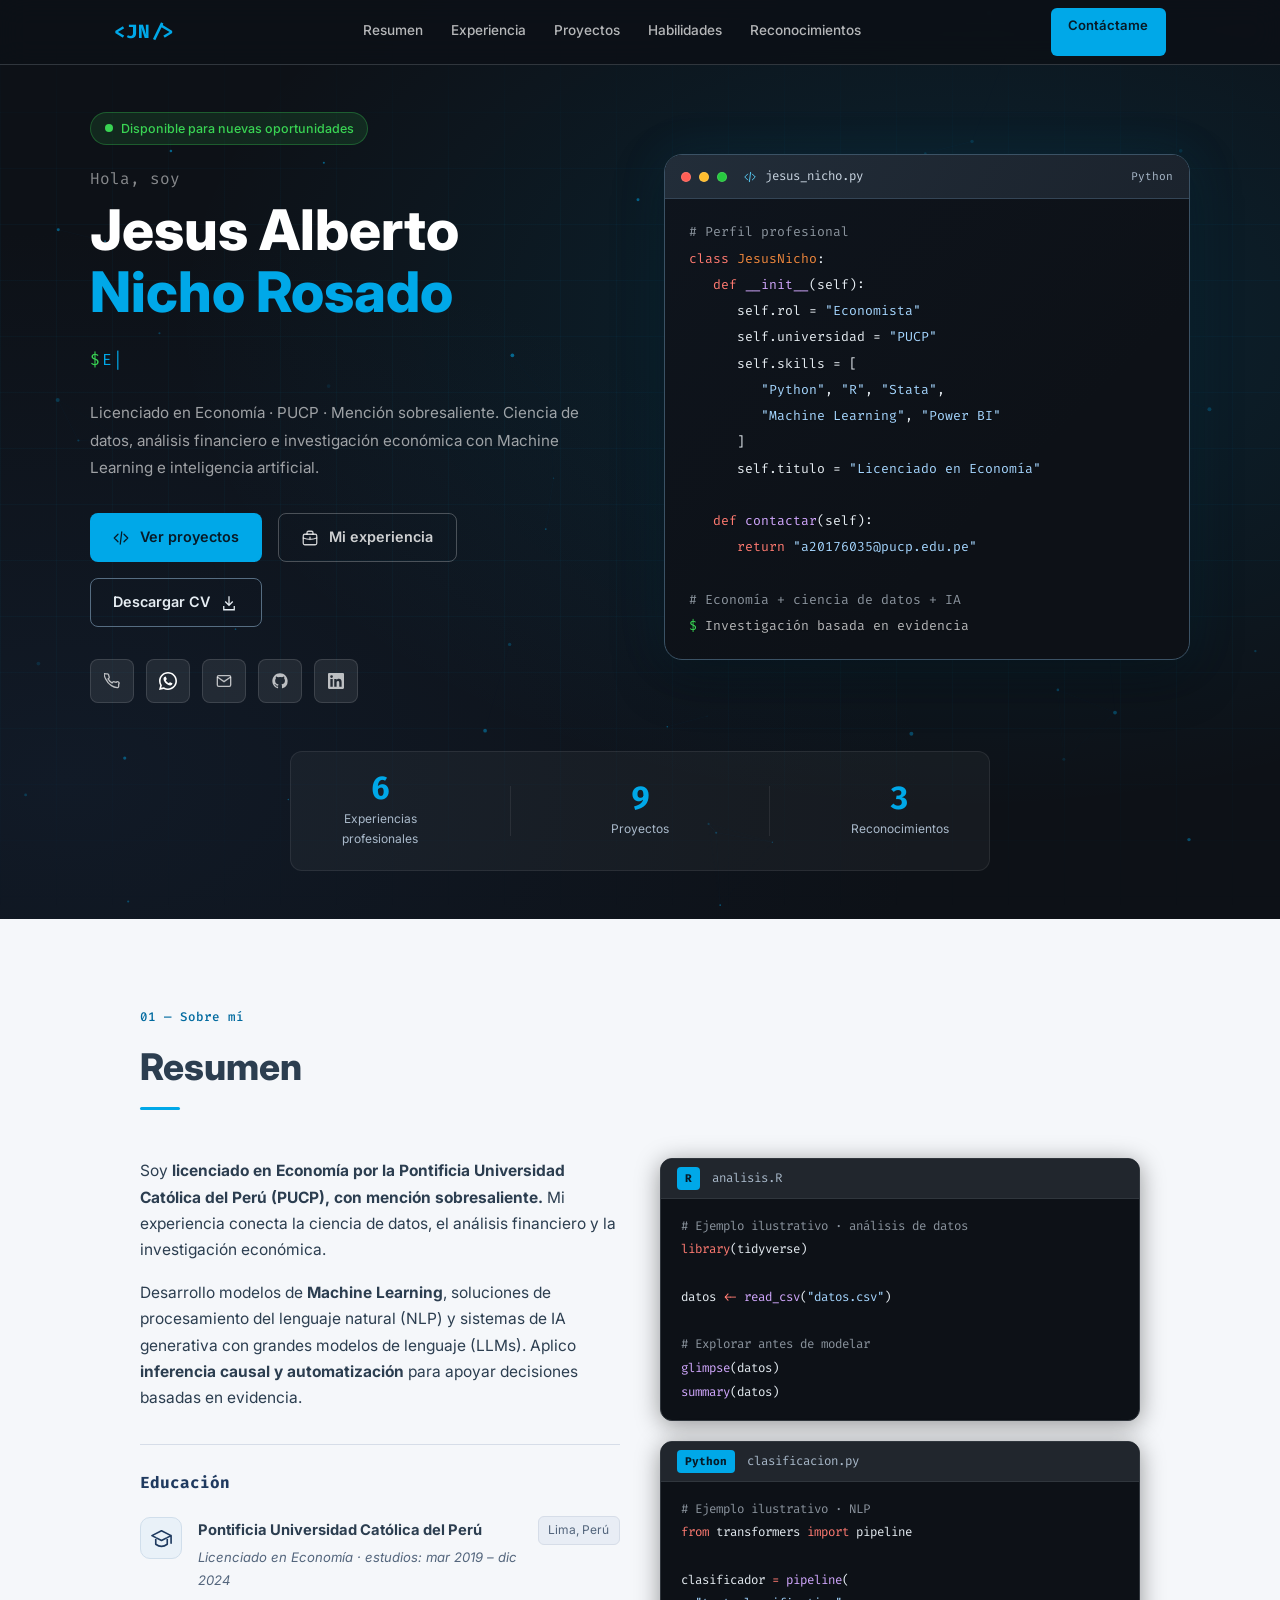
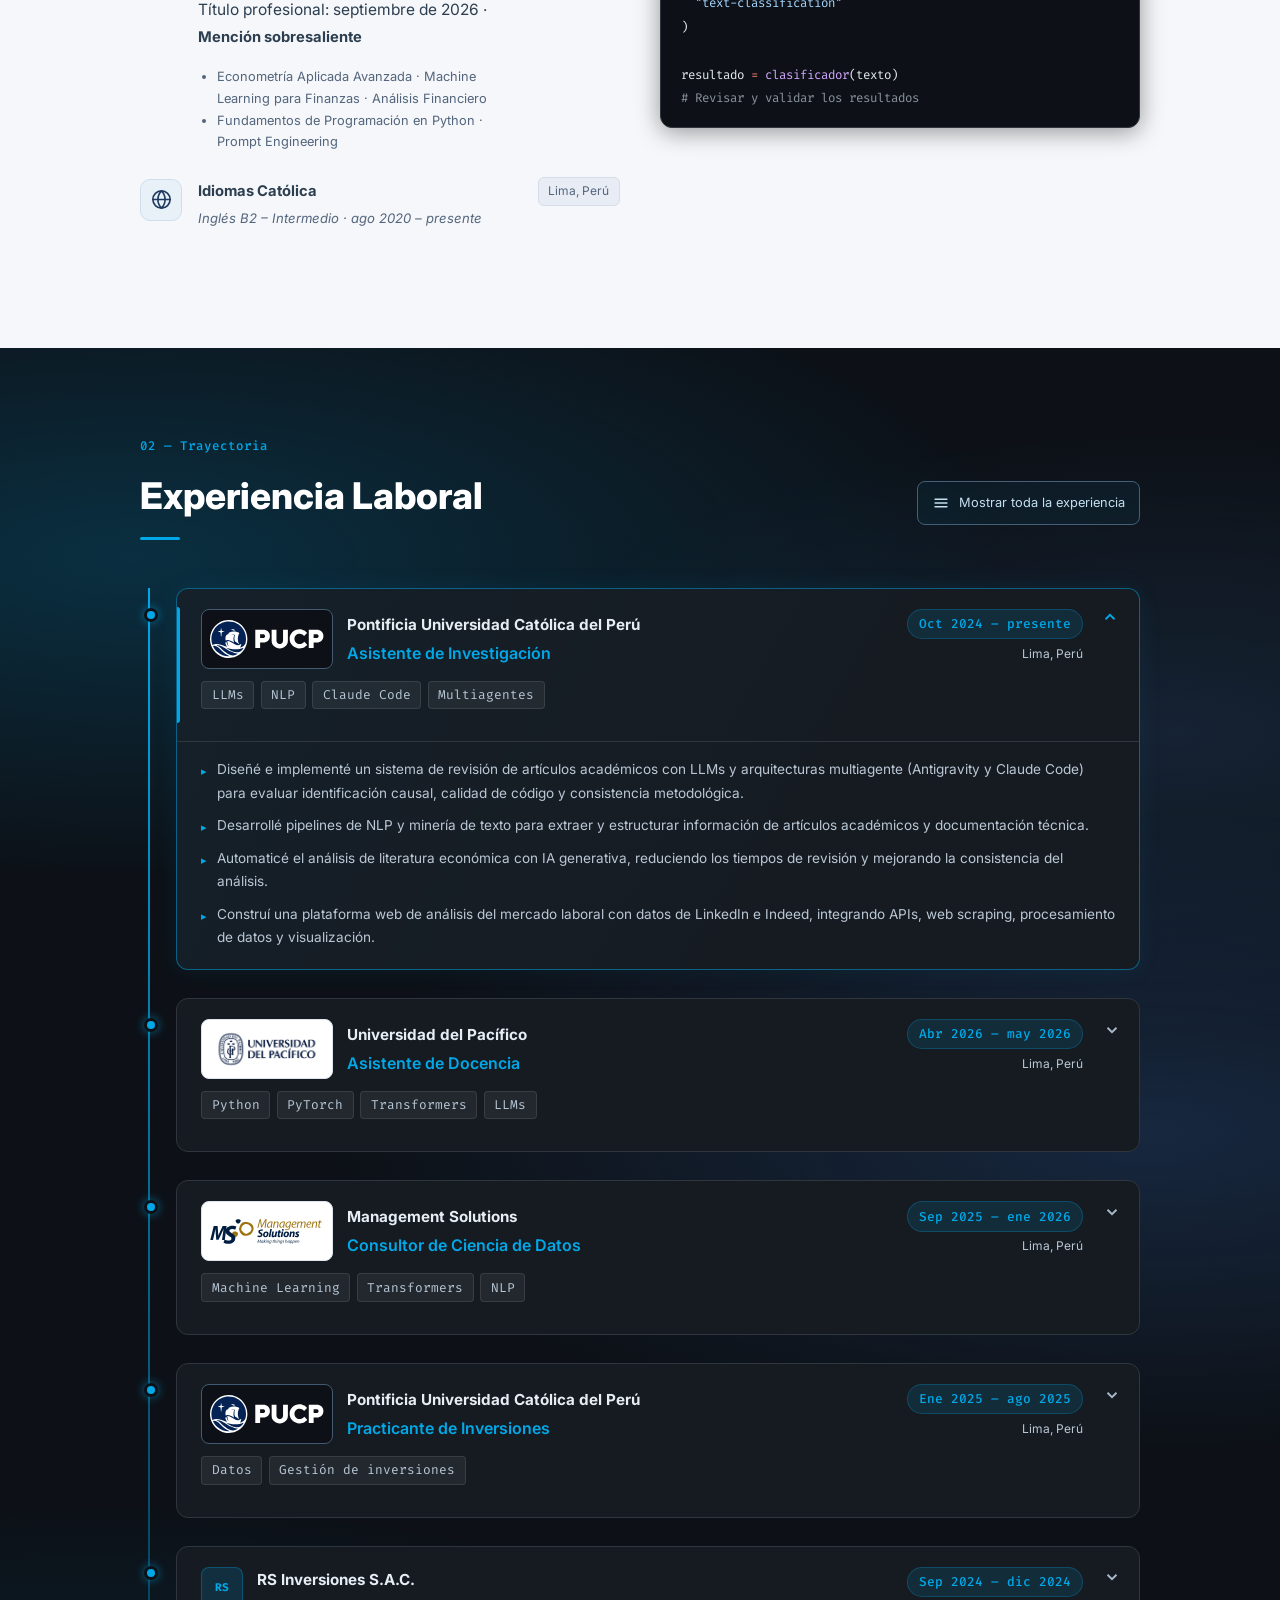
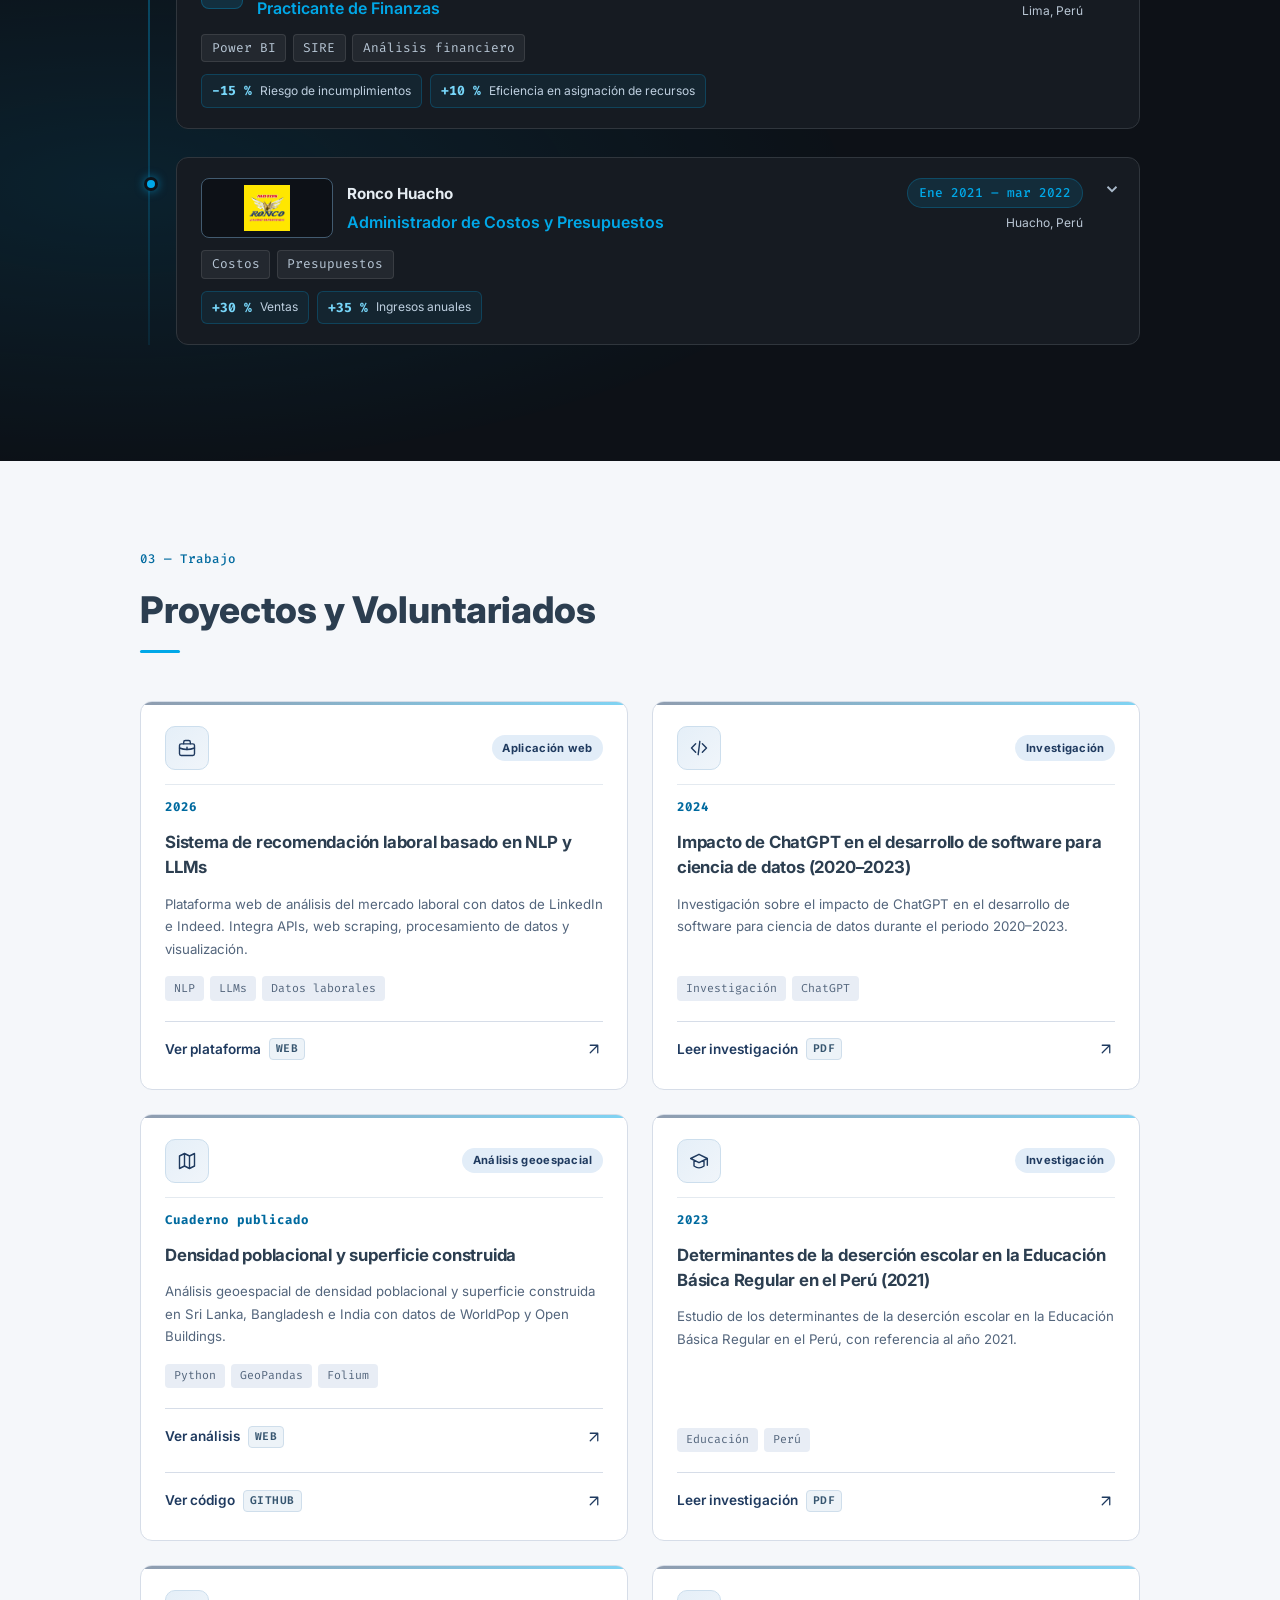
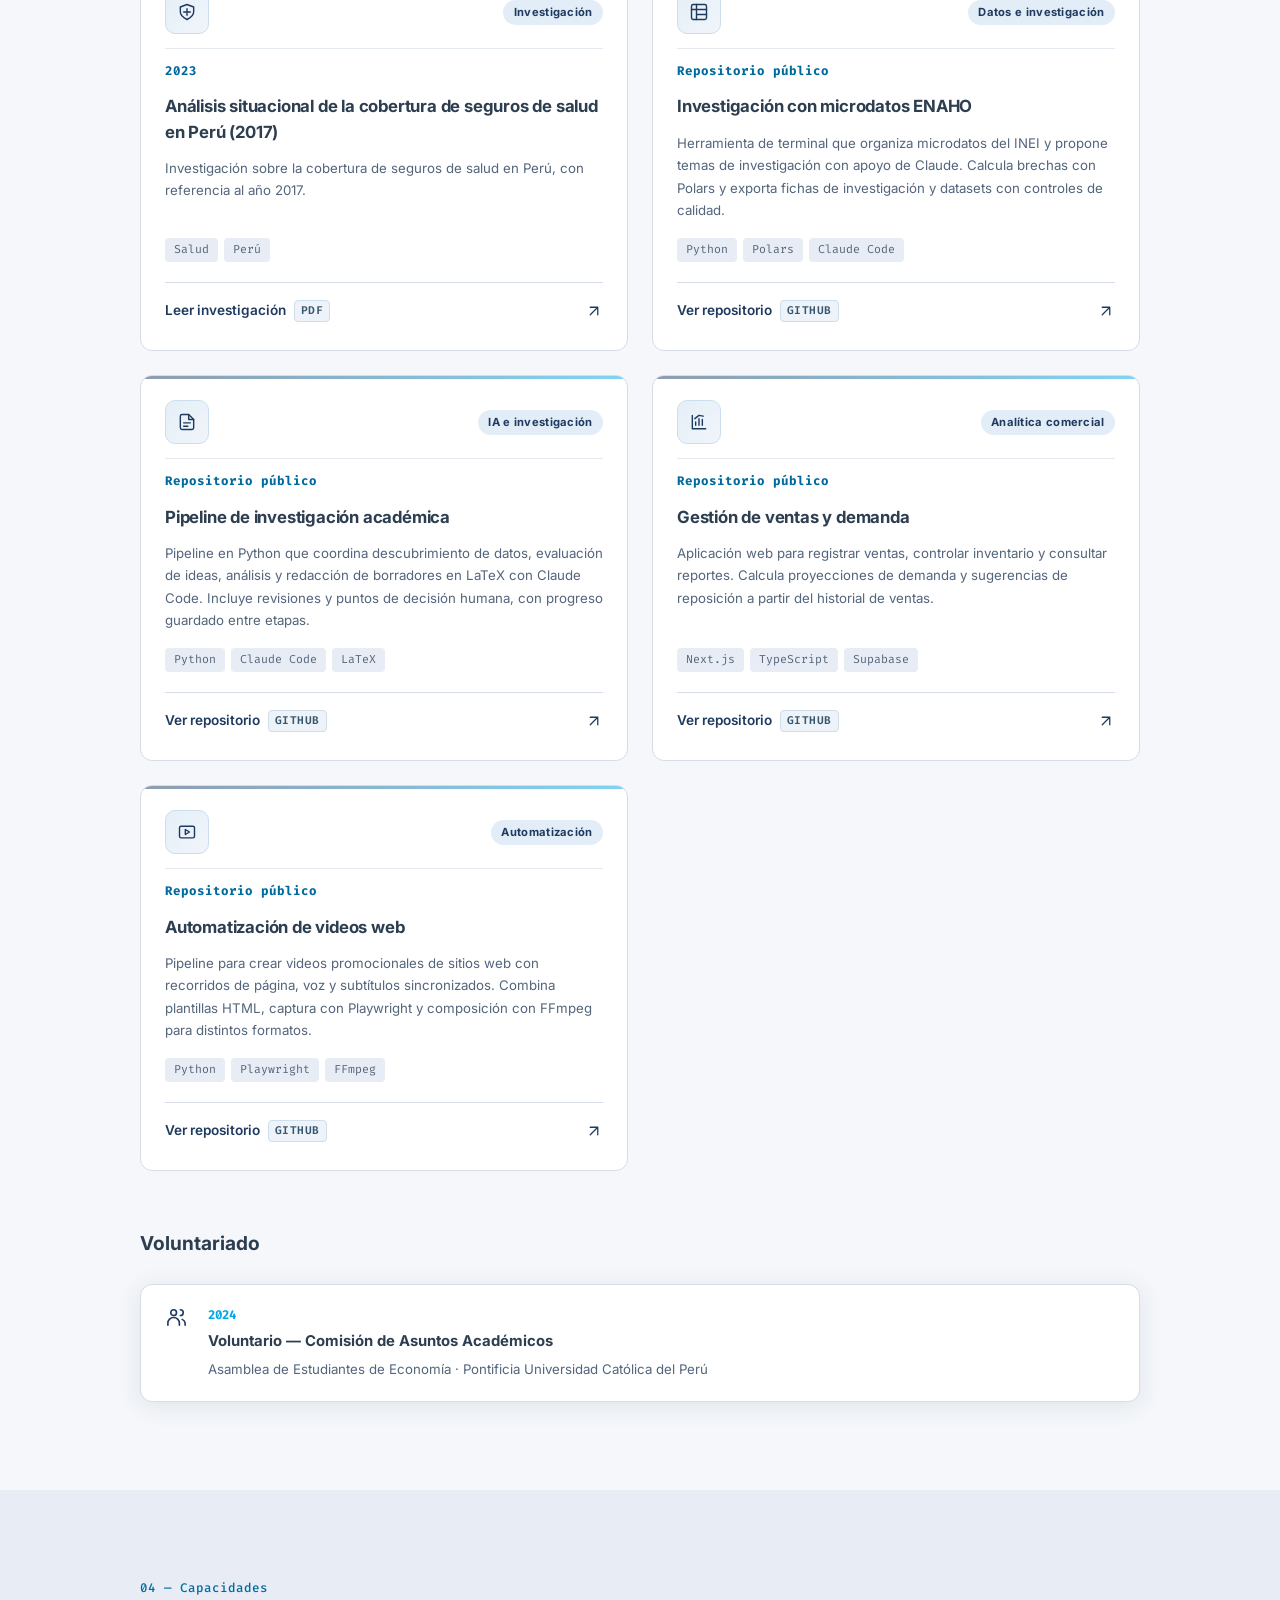
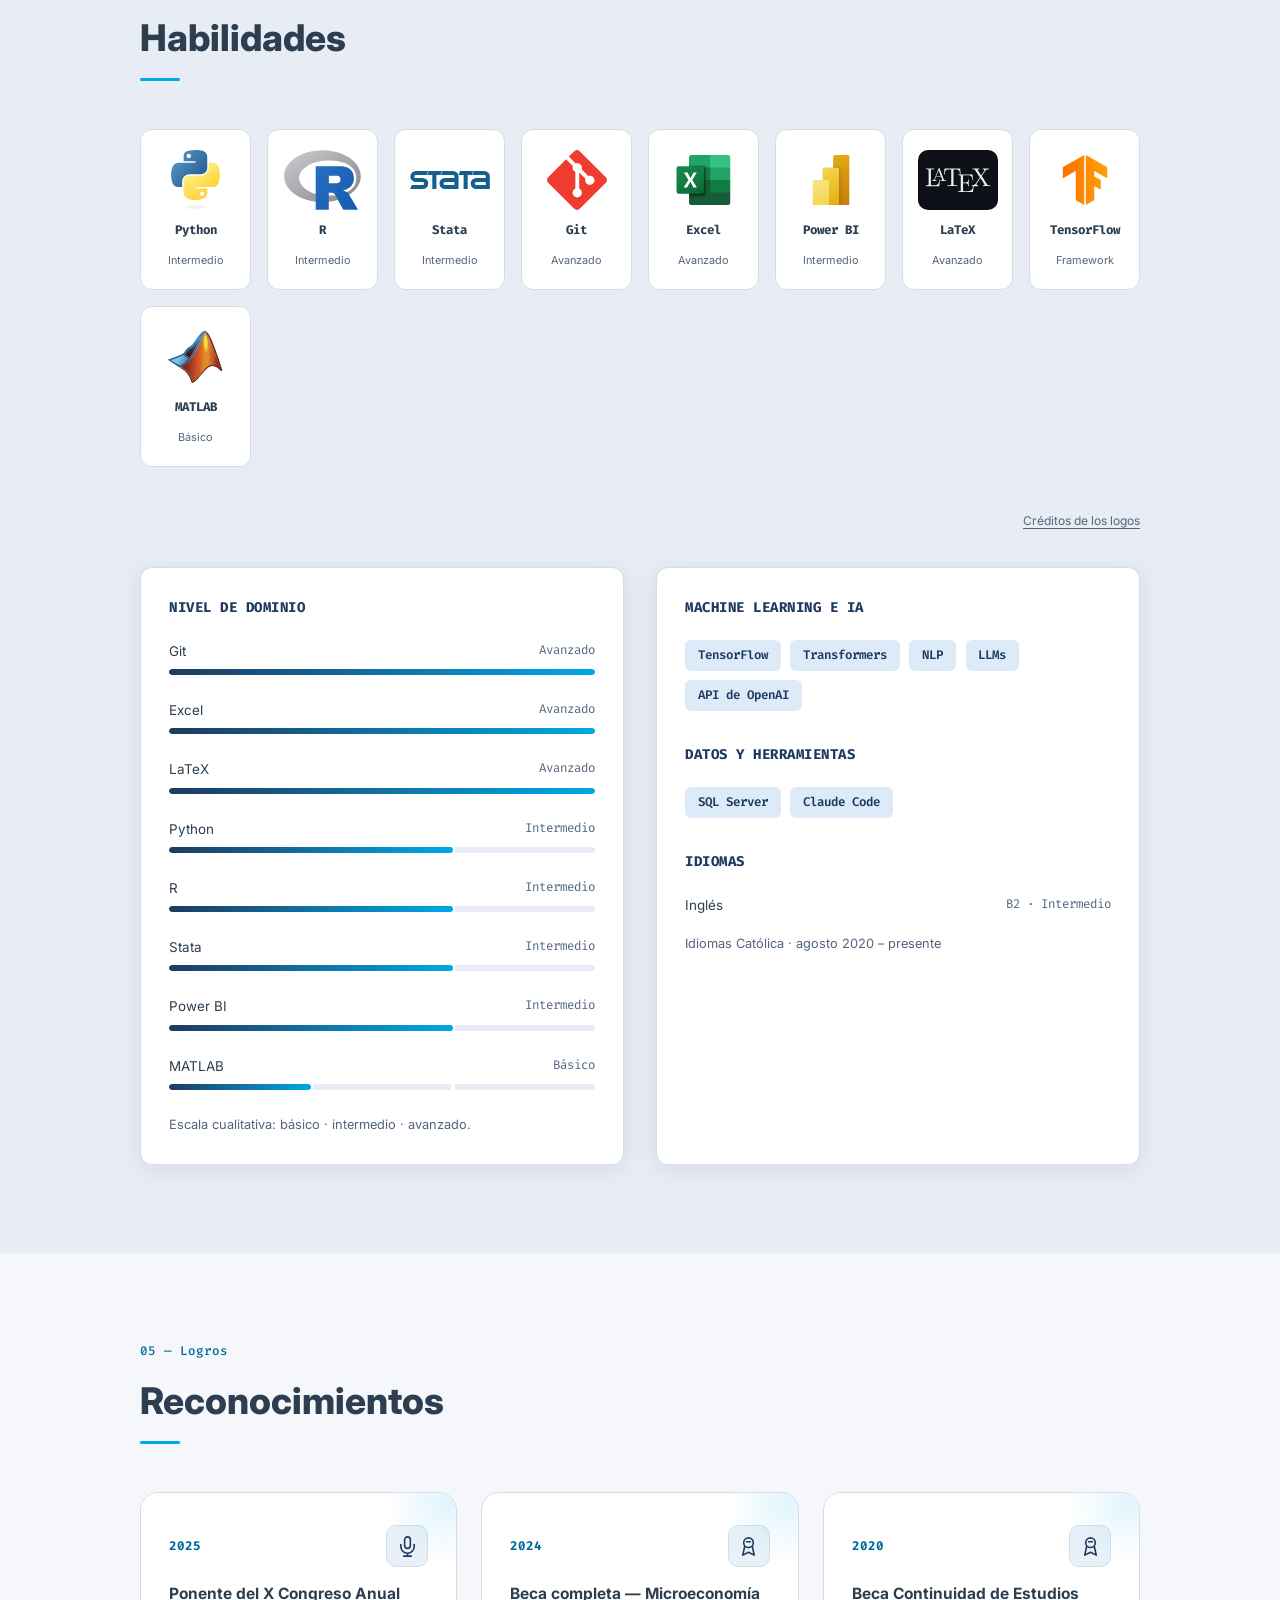
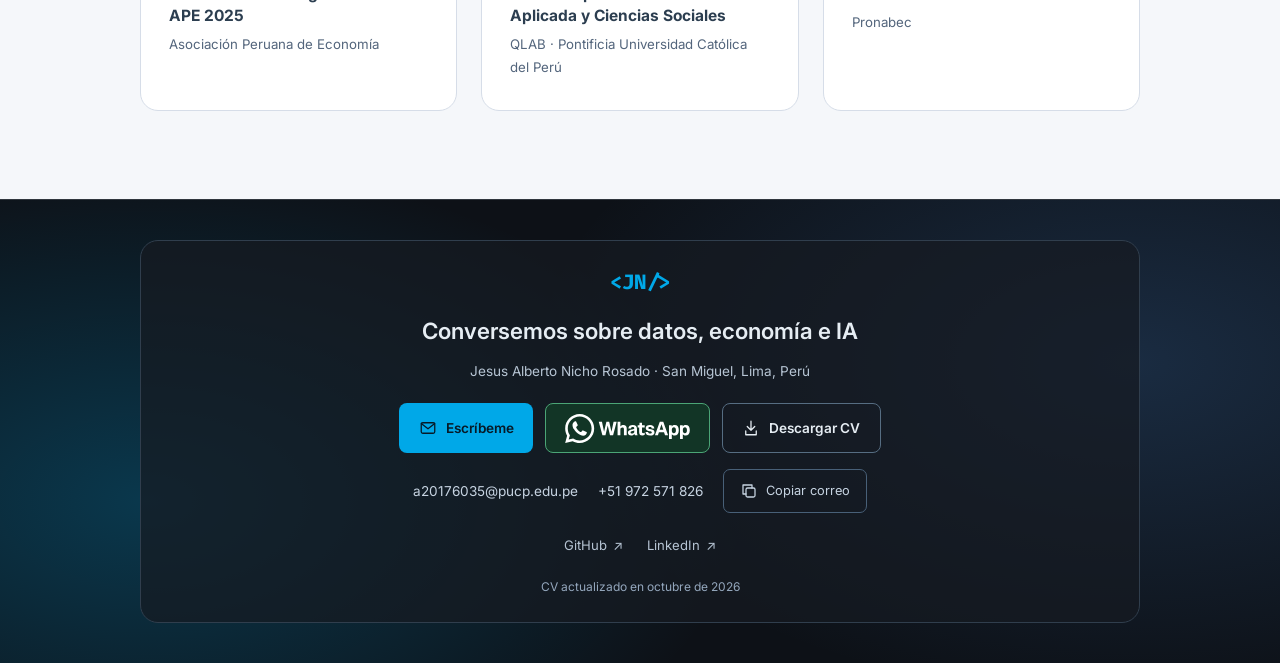
<file: index.html>
<!DOCTYPE html>
<html lang="es">
  <head>
    <meta charset="UTF-8">
    <meta name="viewport" content="width=device-width, initial-scale=1.0">
    <title>Jesus Nicho — Economista | Ciencia de Datos e IA</title>
    <link rel="preconnect" href="https://fonts.googleapis.com">
    <link rel="preconnect" href="https://fonts.gstatic.com" crossorigin>
    <link href="https://fonts.googleapis.com/css2?family=Inter:wght@300;400;500;600;700;800&amp;family=Fira+Code:wght@400;500&amp;display=swap" rel="stylesheet">
    <link rel="stylesheet" href="style.css?v=2d6ee976ee72">
    <meta name="description" content="Jesus Alberto Nicho Rosado, licenciado en Economía por la PUCP con mención sobresaliente. Ciencia de datos, investigación económica, Machine Learning e inteligencia artificial.">
    <meta name="theme-color" content="#0d1117">
    <meta property="og:title" content="Jesus Nicho — Economía, datos e inteligencia artificial">
    <meta property="og:description" content="Conoce mi experiencia, proyectos y formación en investigación económica, ciencia de datos e IA.">
    <link rel="icon" href="assets/favicon.svg" type="image/svg+xml">
  </head>
  <body>
    <a class="skip-link" href="#contenido">Saltar al contenido</a>
    <!-- NAVBAR -->
    <nav class="navbar" id="navbar" aria-label="Navegación principal">
      <div class="navbar__container">
        <a class="navbar__logo" href="#hero"><span class="navbar__logo-bracket">&lt;</span>JN<span class="navbar__logo-bracket">/&gt;</span></a>
        <ul class="navbar__links">
          <li><a href="#resumen">Resumen</a>
          </li>
          <li><a href="#experiencia">Experiencia</a>
          </li>
          <li><a href="#proyectos">Proyectos</a>
          </li>
          <li><a href="#habilidades">Habilidades</a>
          </li>
          <li><a href="#reconocimientos">Reconocimientos</a>
          </li>
        </ul>
        <a href="#contacto" class="btn btn--nav">Contáctame</a>
        <button class="navbar__toggle" id="navToggle" aria-label="Abrir menú de navegación" aria-expanded="false" aria-controls="navMobile" hidden="">☰</button>
      </div>
      <ul class="navbar__mobile" id="navMobile" aria-label="Navegación móvil">
        <li><a href="#resumen">Resumen</a>
        </li>
        <li><a href="#experiencia">Experiencia</a>
        </li>
        <li><a href="#proyectos">Proyectos</a>
        </li>
        <li><a href="#habilidades">Habilidades</a>
        </li>
        <li><a href="#reconocimientos">Reconocimientos</a>
        </li>
        <li><a href="#contacto">Contacto</a></li>
      </ul>
    <span class="navbar__progress" aria-hidden="true"></span>
    </nav>
    <!-- HERO -->
    <header class="hero" id="hero">
      <canvas class="hero__canvas" id="particleCanvas" aria-hidden="true"></canvas>
      <div class="hero__content">
        <div class="hero__left fade-in">
          <div class="hero__status">
            <span class="hero__status-dot" aria-hidden="true"></span>Disponible para nuevas oportunidades
          </div>
          <p class="hero__greeting">Hola, soy</p>
          <h1 class="hero__name">Jesus Alberto<br><span>Nicho Rosado</span></h1>
          <div class="hero__typing-wrapper" aria-hidden="true">
            <span class="hero__typing-prefix">$ </span><span class="hero__typing" id="typingText">Economista</span><span class="hero__cursor">|</span>
          </div>
          <p class="sr-only">Economista · Ciencia de datos · Machine Learning e IA · Investigación económica</p>
          <p class="hero__desc">Licenciado en Economía · PUCP · Mención sobresaliente. Ciencia de datos, análisis financiero e investigación económica con Machine Learning e inteligencia artificial.</p>
          <div class="hero__actions">
            <a href="#proyectos" class="btn btn--primary"><svg viewBox="0 0 24 24" fill="none" stroke="currentColor" stroke-width="1.7" stroke-linecap="round" stroke-linejoin="round" aria-hidden="true"><path d="m8 7-5 5 5 5m8-10 5 5-5 5m-3-13-2 16"/></svg>Ver proyectos</a>
            <a href="#experiencia" class="btn btn--outline"><svg viewBox="0 0 24 24" fill="none" stroke="currentColor" stroke-width="1.7" stroke-linecap="round" stroke-linejoin="round" aria-hidden="true"><rect x="3" y="7" width="18" height="14" rx="2"/><path d="M8 7V5a2 2 0 0 1 2-2h4a2 2 0 0 1 2 2v2M3 12a24 24 0 0 0 18 0M12 11v3"/></svg>Mi experiencia</a>
            <a href="assets/CV_JesusNichoRosado_12102026.pdf" class="btn btn--download" download>Descargar CV <svg viewbox="0 0 24 24" aria-hidden="true"><path d="M12 3v12m-5-5 5 5 5-5M5 16v5h14v-5"></path></svg></a>
          </div>
          <div class="hero__contact">
            <a href="tel:+51972571826" class="hero__contact-item" title="Teléfono" aria-label="Llamar al +51 972 571 826"><svg viewbox="0 0 24 24" fill="none" stroke="currentColor" stroke-width="2" aria-hidden="true"><path d="M22 16.92v3a2 2 0 01-2.18 2 19.79 19.79 0 01-8.63-3.07A19.5 19.5 0 013.07 9.81a19.79 19.79 0 01-3.07-8.67A2 2 0 012 1.19h3a2 2 0 012 1.72c.127.96.361 1.903.7 2.81a2 2 0 01-.45 2.11L6.09 8.91a16 16 0 006 6l1.27-1.27a2 2 0 012.11-.45c.907.339 1.85.573 2.81.7A2 2 0 0122 16.92z"></path></svg></a>
            <a href="https://wa.me/51972571826" target="_blank" rel="noopener noreferrer" class="hero__contact-item" title="WhatsApp" aria-label="Enviar mensaje por WhatsApp (abre otra pestaña)"><img src="assets/logos/whatsapp-icon.svg" alt="" width="18" height="18" aria-hidden="true" decoding="async"></a>
            <a href="mailto:a20176035@pucp.edu.pe" class="hero__contact-item" title="Email" aria-label="Enviar correo a a20176035@pucp.edu.pe"><svg viewbox="0 0 24 24" fill="none" stroke="currentColor" stroke-width="2" aria-hidden="true"><path d="M4 4h16c1.1 0 2 .9 2 2v12c0 1.1-.9 2-2 2H4c-1.1 0-2-.9-2-2V6c0-1.1.9-2 2-2z"></path><polyline points="22,6 12,13 2,6"></polyline></svg></a>
            <a href="https://github.com/jnichor" target="_blank" rel="noopener noreferrer" class="hero__contact-item" title="GitHub" aria-label="Ver perfil de GitHub (abre otra pestaña)"><svg viewbox="0 0 24 24" fill="currentColor" aria-hidden="true"><path d="M12 .5C5.73.5.5 5.73.5 12c0 5.08 3.29 9.38 7.86 10.9.57.1.78-.25.78-.55v-1.93c-3.2.7-3.87-1.54-3.87-1.54-.52-1.33-1.28-1.68-1.28-1.68-1.05-.71.08-.7.08-.7 1.16.08 1.77 1.19 1.77 1.19 1.03 1.76 2.7 1.25 3.36.96.1-.75.4-1.25.73-1.54-2.55-.29-5.24-1.28-5.24-5.7 0-1.26.45-2.29 1.19-3.1-.12-.29-.52-1.47.11-3.06 0 0 .97-.31 3.18 1.18a11.1 11.1 0 012.9-.39c.98 0 1.97.13 2.9.39 2.2-1.49 3.17-1.18 3.17-1.18.63 1.59.23 2.77.11 3.06.74.81 1.19 1.84 1.19 3.1 0 4.43-2.7 5.41-5.27 5.7.41.36.78 1.06.78 2.13v3.16c0 .31.2.66.79.55A11.51 11.51 0 0023.5 12C23.5 5.73 18.27.5 12 .5z"></path></svg></a>
            <a href="https://linkedin.com/in/jesus27nicho" target="_blank" rel="noopener noreferrer" class="hero__contact-item" title="LinkedIn" aria-label="Ver perfil de LinkedIn (abre otra pestaña)"><svg viewbox="0 0 24 24" fill="currentColor" aria-hidden="true"><path d="M20.45 20.45h-3.55v-5.57c0-1.33-.03-3.04-1.85-3.04-1.85 0-2.13 1.45-2.13 2.94v5.67H9.37V9h3.41v1.56h.05c.47-.9 1.63-1.85 3.35-1.85 3.58 0 4.25 2.36 4.25 5.43v6.31zM5.34 7.43a2.06 2.06 0 110-4.12 2.06 2.06 0 010 4.12zm1.78 13.02H3.56V9h3.56v11.45zM22.22 0H1.77C.79 0 0 .77 0 1.72v20.56C0 23.23.79 24 1.77 24h20.45C23.21 24 24 23.23 24 22.28V1.72C24 .77 23.21 0 22.22 0z"></path></svg></a>
          </div>
        </div>
        <!-- Terminal mockup -->
        <div class="hero__right fade-in">
          <div class="terminal">
            <div class="terminal__bar">
              <span class="terminal__dot terminal__dot--red"></span><span class="terminal__dot terminal__dot--yellow"></span><span class="terminal__dot terminal__dot--green"></span><span class="terminal__title"><svg viewBox="0 0 24 24" fill="none" stroke="currentColor" stroke-width="1.7" stroke-linecap="round" stroke-linejoin="round" aria-hidden="true"><path d="m8 7-5 5 5 5m8-10 5 5-5 5m-3-13-2 16"/></svg>jesus_nicho.py</span><span class="terminal__language" aria-hidden="true">Python</span>
            </div>
            <div class="terminal__body">
              <div class="terminal__line"><span class="t-comment"># Perfil profesional</span></div>
              <div class="terminal__line"><span class="t-keyword">class</span> <span class="t-class">JesusNicho</span>:</div>
              <div class="terminal__line t-indent"><span class="t-keyword">def</span> <span class="t-fn">__init__</span>(self):</div>
              <div class="terminal__line t-indent2">self.<span class="t-var">rol</span> = <span class="t-str">"Economista"</span></div>
              <div class="terminal__line t-indent2">self.<span class="t-var">universidad</span> = <span class="t-str">"PUCP"</span></div>
              <div class="terminal__line t-indent2">self.<span class="t-var">skills</span> = [</div>
              <div class="terminal__line t-indent3"><span class="t-str">"Python"</span>, <span class="t-str">"R"</span>, <span class="t-str">"Stata"</span>,</div>
              <div class="terminal__line t-indent3"><span class="t-str">"Machine Learning"</span>, <span class="t-str">"Power BI"</span></div>
              <div class="terminal__line t-indent2">]</div>
              <div class="terminal__line t-indent2">self.<span class="t-var">titulo</span> = <span class="t-str">"Licenciado en Economía"</span></div>
              <div class="terminal__line"> </div>
              <div class="terminal__line t-indent"><span class="t-keyword">def</span> <span class="t-fn">contactar</span>(self):</div>
              <div class="terminal__line t-indent2"><span class="t-keyword">return</span> <span class="t-str">"a20176035@pucp.edu.pe"</span></div>
              <div class="terminal__line"> </div>
              <div class="terminal__line"><span class="t-comment"># Economía + ciencia de datos + IA</span></div>
              <div class="terminal__line"><span class="t-prompt">$</span> <span class="t-output">Investigación basada en evidencia</span></div>
            </div>
          </div>
        </div>
      </div>
      <!-- Stats -->
      <div class="hero__stats fade-in">
        <div class="hero__stat">
          <span class="hero__stat-num" data-target="6">6</span><span class="hero__stat-label">Experiencias profesionales</span>
        </div>
        <div class="hero__stat-divider" aria-hidden="true">
        </div>
        <div class="hero__stat">
          <span class="hero__stat-num" data-target="9">9</span><span class="hero__stat-label">Proyectos</span>
        </div>
        <div class="hero__stat-divider" aria-hidden="true">
        </div>
        <div class="hero__stat">
          <span class="hero__stat-num" data-target="3">3</span><span class="hero__stat-label">Reconocimientos</span>
        </div>
      </div>
    </header>
    <main id="contenido">
      <!-- RESUMEN -->
      <section class="section" id="resumen" aria-labelledby="resumen-title">
        <div class="section__container">
          <div class="section__header fade-in">
            <span class="section__tag">01 — Sobre mí</span><h2 class="section__title" id="resumen-title">Resumen</h2>
          </div>
          <div class="resumen__layout">
            <div class="resumen__text fade-in">
              <p>Soy <strong>licenciado en Economía por la Pontificia Universidad Católica del Perú (PUCP), con mención sobresaliente.</strong> Mi experiencia conecta la ciencia de datos, el análisis financiero y la investigación económica.</p>
              <p>Desarrollo modelos de <strong>Machine Learning</strong>, soluciones de procesamiento del lenguaje natural (NLP) y sistemas de IA generativa con grandes modelos de lenguaje (LLMs). Aplico <strong>inferencia causal y automatización</strong> para apoyar decisiones basadas en evidencia.</p>
              <div class="resumen__educacion" id="formacion">
                <h3>Educación</h3>
                <div class="edu__item">
                  <div class="edu__icon">
                  <svg viewBox="0 0 24 24" fill="none" stroke="currentColor" stroke-width="1.7" stroke-linecap="round" stroke-linejoin="round" aria-hidden="true"><path d="m2 9 10-5 10 5-10 5L2 9Zm4 2v7c4 3 8 3 12 0v-7M22 9v8"/></svg>
                </div>
                  <div class="edu__left">
                    <strong>Pontificia Universidad Católica del Perú</strong><span class="edu__degree">Licenciado en Economía · estudios: mar 2019 – dic 2024</span><p class="edu__qualification">Título profesional: septiembre de 2026 · <strong>Mención sobresaliente</strong></p>
                    <ul>
                      <li>Econometría Aplicada Avanzada · Machine Learning para Finanzas · Análisis Financiero</li>
                      <li>Fundamentos de Programación en Python · Prompt Engineering</li>
                    </ul>
                  </div>
                  <span class="edu__date-badge">Lima, Perú</span>
                </div>
                <div class="edu__item">
                  <div class="edu__icon">
                  <svg viewBox="0 0 24 24" fill="none" stroke="currentColor" stroke-width="1.7" stroke-linecap="round" stroke-linejoin="round" aria-hidden="true"><circle cx="12" cy="12" r="9"/><path d="M3 12h18M12 3c5 5 5 13 0 18-5-5-5-13 0-18Z"/></svg>
                </div>
                  <div class="edu__left">
                    <strong>Idiomas Católica</strong><span class="edu__degree">Inglés B2 – Intermedio · ago 2020 – presente</span>
                  </div>
                  <span class="edu__date-badge">Lima, Perú</span>
                </div>
              </div>
            </div>
            <!-- Code snippet decorativo -->
            <div class="resumen__code fade-in">
              <div class="code-block">
                <div class="code-block__header">
                  <span class="code-block__lang">R</span><span class="code-block__file">analisis.R</span>
                </div>
                <pre class="code-block__body"><span class="t-comment"># Ejemplo ilustrativo · análisis de datos</span>
<span class="t-keyword">library</span>(tidyverse)

datos <span class="t-op">&lt;-</span> <span class="t-fn">read_csv</span>(<span class="t-str">"datos.csv"</span>)

<span class="t-comment"># Explorar antes de modelar</span>
<span class="t-fn">glimpse</span>(datos)
<span class="t-fn">summary</span>(datos)</pre>
              </div>
              <div class="code-block" style="margin-top:1.25rem;">
                <div class="code-block__header">
                  <span class="code-block__lang">Python</span><span class="code-block__file">clasificacion.py</span>
                </div>
                <pre class="code-block__body"><span class="t-comment"># Ejemplo ilustrativo · NLP</span>
<span class="t-keyword">from</span> transformers <span class="t-keyword">import</span> pipeline

clasificador <span class="t-op">=</span> <span class="t-fn">pipeline</span>(
  <span class="t-str">"text-classification"</span>
)

resultado <span class="t-op">=</span> <span class="t-fn">clasificador</span>(texto)
<span class="t-comment"># Revisar y validar los resultados</span></pre>
              </div>
            </div>
          </div>
        </div>
      </section>
      <!-- EXPERIENCIA LABORAL -->
      <section class="section section--dark" id="experiencia" aria-labelledby="experiencia-title">
        <div class="section__container">
          <div class="section__header fade-in">
            <span class="section__tag section__tag--light">02 — Trayectoria</span>
            <div class="experience__heading">
              <h2 class="section__title section__title--light" id="experiencia-title">Experiencia Laboral</h2>
              <button class="experience__all" id="experienceToggle" type="button" aria-controls="experienceList" aria-expanded="false" hidden>
                <svg viewBox="0 0 24 24" fill="none" stroke="currentColor" stroke-width="1.7" stroke-linecap="round" stroke-linejoin="round" aria-hidden="true"><path d="M4 7h16M4 12h16M4 17h16"/></svg>
                <span class="experience__control-label">Mostrar toda la experiencia</span>
              </button>
            </div>
          </div>
          <div class="timeline" id="experienceList">
            <div class="timeline__item fade-in">
              <div class="timeline__dot" aria-hidden="true">
              </div>
              <details class="timeline__card" open>
                <summary class="timeline__header">
                <div class="timeline__header-main">
                  <div class="timeline__company-wrap timeline__company-wrap--branded">
                    <div class="timeline__company-icon timeline__company-icon--logo timeline__company-icon--pucp" aria-hidden="true">
                      <img src="assets/logos/pucp.svg" alt="" width="183" height="60" decoding="async">
                    </div>
                    <div>
                      <h3 class="timeline__company">Pontificia Universidad Católica del Perú</h3>
                      <p class="timeline__role">Asistente de Investigación</p>
                    </div>
                  </div>
                  <div class="timeline__meta">
                    <span class="timeline__date-badge">Oct 2024 – presente</span><span class="timeline__place">Lima, Perú</span>
                  </div>
                </div>
                <div class="timeline__tech-tags">
                  <span class="tech-tag">LLMs</span><span class="tech-tag">NLP</span><span class="tech-tag">Claude Code</span><span class="tech-tag">Multiagentes</span>
                </div>
                <span class="timeline__toggle" aria-hidden="true"><svg viewbox="0 0 24 24" fill="none" stroke="currentColor" stroke-width="2.5" aria-hidden="true"><polyline points="6 9 12 15 18 9"></polyline></svg></span></summary>
                <ul class="timeline__details">
                  <li>Diseñé e implementé un sistema de revisión de artículos académicos con LLMs y arquitecturas multiagente (Antigravity y Claude Code) para evaluar identificación causal, calidad de código y consistencia metodológica.</li>
                  <li>Desarrollé pipelines de NLP y minería de texto para extraer y estructurar información de artículos académicos y documentación técnica.</li>
                  <li>Automaticé el análisis de literatura económica con IA generativa, reduciendo los tiempos de revisión y mejorando la consistencia del análisis.</li>
                  <li>Construí una plataforma web de análisis del mercado laboral con datos de LinkedIn e Indeed, integrando APIs, web scraping, procesamiento de datos y visualización.</li>
                </ul>
              </details>
            </div>
            <div class="timeline__item fade-in">
              <div class="timeline__dot" aria-hidden="true">
              </div>
              <details class="timeline__card">
                <summary class="timeline__header">
                <div class="timeline__header-main">
                  <div class="timeline__company-wrap timeline__company-wrap--branded">
                    <div class="timeline__company-icon timeline__company-icon--logo" aria-hidden="true">
                      <img src="assets/logos/universidad-pacifico.png" alt="" width="1920" height="780" decoding="async">
                    </div>
                    <div>
                      <h3 class="timeline__company">Universidad del Pacífico</h3>
                      <p class="timeline__role">Asistente de Docencia</p>
                    </div>
                  </div>
                  <div class="timeline__meta">
                    <span class="timeline__date-badge">Abr 2026 – may 2026</span><span class="timeline__place">Lima, Perú</span>
                  </div>
                </div>
                <div class="timeline__tech-tags">
                  <span class="tech-tag">Python</span><span class="tech-tag">PyTorch</span><span class="tech-tag">Transformers</span><span class="tech-tag">LLMs</span>
                </div>
                <span class="timeline__toggle" aria-hidden="true"><svg viewbox="0 0 24 24" fill="none" stroke="currentColor" stroke-width="2.5" aria-hidden="true"><polyline points="6 9 12 15 18 9"></polyline></svg></span></summary>
                <ul class="timeline__details">
                  <li>Colaboré con el profesor Alexander Quispe Rojas en la realización del curso <em>Advanced Methods in Deep Learning</em>, de la Maestría en Economía Aplicada (MECA), que aborda redes neuronales, Transformers y LLMs con Python y PyTorch.</li>
                  <li class="timeline__resource"><a href="https://github.com/alexanderquispe/deep-learning-up" target="_blank" rel="noopener noreferrer">Ver repositorio del curso ↗<span class="sr-only"> (abre otra pestaña)</span></a>
                  </li>
                </ul>
              </details>
            </div>
            <div class="timeline__item fade-in">
              <div class="timeline__dot" aria-hidden="true">
              </div>
              <details class="timeline__card">
                <summary class="timeline__header">
                <div class="timeline__header-main">
                  <div class="timeline__company-wrap timeline__company-wrap--branded">
                    <div class="timeline__company-icon timeline__company-icon--logo" aria-hidden="true">
                      <img src="assets/logos/management-solutions-footer.svg" alt="" width="152" height="36" decoding="async">
                    </div>
                    <div>
                      <h3 class="timeline__company">Management Solutions</h3>
                      <p class="timeline__role">Consultor de Ciencia de Datos</p>
                    </div>
                  </div>
                  <div class="timeline__meta">
                    <span class="timeline__date-badge">Sep 2025 – ene 2026</span><span class="timeline__place">Lima, Perú</span>
                  </div>
                </div>
                <div class="timeline__tech-tags">
                  <span class="tech-tag">Machine Learning</span><span class="tech-tag">Transformers</span><span class="tech-tag">NLP</span>
                </div>
                <span class="timeline__toggle" aria-hidden="true"><svg viewbox="0 0 24 24" fill="none" stroke="currentColor" stroke-width="2.5" aria-hidden="true"><polyline points="6 9 12 15 18 9"></polyline></svg></span></summary>
                <ul class="timeline__details">
                  <li>Procesé y depuré datos; desarrollé modelos de Machine Learning y NLP con Transformers para clasificar requerimientos.</li>
                  <li>Documenté el estado actual (As-Is) de procesos críticos de finanzas, analizando componentes, actividades y funcionamiento operativo.</li>
                  <li>Identifiqué responsables, funciones y sistemas utilizados para apoyar el análisis de los procesos financieros.</li>
                </ul>
              </details>
            </div>
            <div class="timeline__item fade-in">
              <div class="timeline__dot" aria-hidden="true">
              </div>
              <details class="timeline__card">
                <summary class="timeline__header">
                <div class="timeline__header-main">
                  <div class="timeline__company-wrap timeline__company-wrap--branded">
                    <div class="timeline__company-icon timeline__company-icon--logo timeline__company-icon--pucp" aria-hidden="true">
                      <img src="assets/logos/pucp.svg" alt="" width="183" height="60" decoding="async">
                    </div>
                    <div>
                      <h3 class="timeline__company">Pontificia Universidad Católica del Perú</h3>
                      <p class="timeline__role">Practicante de Inversiones</p>
                    </div>
                  </div>
                  <div class="timeline__meta">
                    <span class="timeline__date-badge">Ene 2025 – ago 2025</span><span class="timeline__place">Lima, Perú</span>
                  </div>
                </div>
                <div class="timeline__tech-tags">
                  <span class="tech-tag">Datos</span><span class="tech-tag">Gestión de inversiones</span>
                </div>
                <span class="timeline__toggle" aria-hidden="true"><svg viewbox="0 0 24 24" fill="none" stroke="currentColor" stroke-width="2.5" aria-hidden="true"><polyline points="6 9 12 15 18 9"></polyline></svg></span></summary>
                <ul class="timeline__details">
                  <li>Apoyé el modelamiento de bases de datos y la elaboración de informes de gestión y desempeño para autoridades y áreas internas.</li>
                  <li>Actualicé instructivos, procedimientos y manuales del sistema de Gestión de Inversiones, incorporando buenas prácticas y comentarios de usuarios.</li>
                  <li>Capacité y brindé asistencia a usuarios del sistema, resolviendo consultas y facilitando la adopción de mejoras.</li>
                </ul>
              </details>
            </div>
            <div class="timeline__item fade-in">
              <div class="timeline__dot" aria-hidden="true">
              </div>
              <details class="timeline__card">
                <summary class="timeline__header">
                <div class="timeline__header-main">
                  <div class="timeline__company-wrap">
                    <div class="timeline__company-icon" aria-hidden="true">
                      RS
                    </div>
                    <div>
                      <h3 class="timeline__company">RS Inversiones S.A.C.</h3>
                      <p class="timeline__role">Practicante de Finanzas</p>
                    </div>
                  </div>
                  <div class="timeline__meta">
                    <span class="timeline__date-badge">Sep 2024 – dic 2024</span><span class="timeline__place">Lima, Perú</span>
                  </div>
                </div>
                <div class="timeline__tech-tags">
                  <span class="tech-tag">Power BI</span><span class="tech-tag">SIRE</span><span class="tech-tag">Análisis financiero</span>
                </div>
                <div class="timeline__impacts">
                  <span class="timeline__impact"><strong>−15 %</strong>Riesgo de incumplimientos</span>
                  <span class="timeline__impact"><strong>+10 %</strong>Eficiencia en asignación de recursos</span>
                </div>
                <span class="timeline__toggle" aria-hidden="true"><svg viewbox="0 0 24 24" fill="none" stroke="currentColor" stroke-width="2.5" aria-hidden="true"><polyline points="6 9 12 15 18 9"></polyline></svg></span></summary>
                <ul class="timeline__details">
                  <li>Implementé alertas automatizadas para el seguimiento de préstamos, reduciendo el riesgo de incumplimientos en un <strong>15 %</strong>.</li>
                  <li>Diseñé el presupuesto anual a partir del análisis de datos financieros, mejorando la eficiencia en la asignación de recursos en un <strong>10 %</strong>.</li>
                  <li>Creé dashboards en Power BI para visualizar indicadores financieros y presentar resultados a gerentes.</li>
                  <li>Elaboré informes financieros con herramientas como SIRE, consolidando información para la toma de decisiones estratégicas.</li>
                </ul>
              </details>
            </div>
            <div class="timeline__item fade-in">
              <div class="timeline__dot" aria-hidden="true">
              </div>
              <details class="timeline__card">
                <summary class="timeline__header">
                <div class="timeline__header-main">
                  <div class="timeline__company-wrap timeline__company-wrap--branded">
                    <div class="timeline__company-icon timeline__company-icon--logo timeline__company-icon--ronco" aria-hidden="true">
                      <img src="assets/logos/ronco-huacho.png" alt="" width="447" height="447" loading="lazy" decoding="async">
                    </div>
                    <div>
                      <h3 class="timeline__company">Ronco Huacho</h3>
                      <p class="timeline__role">Administrador de Costos y Presupuestos</p>
                    </div>
                  </div>
                  <div class="timeline__meta">
                    <span class="timeline__date-badge">Ene 2021 – mar 2022</span><span class="timeline__place">Huacho, Perú</span>
                  </div>
                </div>
                <div class="timeline__tech-tags">
                  <span class="tech-tag">Costos</span><span class="tech-tag">Presupuestos</span>
                </div>
                <div class="timeline__impacts">
                  <span class="timeline__impact"><strong>+30 %</strong>Ventas</span>
                  <span class="timeline__impact"><strong>+35 %</strong>Ingresos anuales</span>
                </div>
                <span class="timeline__toggle" aria-hidden="true"><svg viewbox="0 0 24 24" fill="none" stroke="currentColor" stroke-width="2.5" aria-hidden="true"><polyline points="6 9 12 15 18 9"></polyline></svg></span></summary>
                <ul class="timeline__details">
                  <li>Analicé costos y presupuestos y elaboré reportes para apoyar decisiones estratégicas.</li>
                  <li>Gestioné redes sociales, incrementando las ventas en un <strong>30 %</strong> y posicionando la marca en nuevos mercados.</li>
                  <li>Propuse iniciativas de inversión estratégica que contribuyeron a un aumento del <strong>35 %</strong> en los ingresos anuales.</li>
                </ul>
              </details>
            </div>
          </div>
        </div>
      </section>
      <!-- PROYECTOS Y VOLUNTARIADOS -->
      <section class="section" id="proyectos" aria-labelledby="proyectos-title">
        <div class="section__container">
          <div class="section__header fade-in">
            <span class="section__tag">03 — Trabajo</span><h2 class="section__title" id="proyectos-title">Proyectos y Voluntariados</h2>
          </div>
          <div class="projects__grid">
            <article class="project__card fade-in">
              <div class="project__card-top">
                <div class="project__icon">
                  <svg viewBox="0 0 24 24" fill="none" stroke="currentColor" stroke-width="1.7" stroke-linecap="round" stroke-linejoin="round" aria-hidden="true"><rect x="3" y="7" width="18" height="14" rx="2"/><path d="M8 7V5a2 2 0 0 1 2-2h4a2 2 0 0 1 2 2v2M3 12a24 24 0 0 0 18 0M12 11v3"/></svg>
                </div>
                <span class="project__badge project__badge--destacado">Aplicación web</span>
              </div>
              <span class="project__year">2026</span><h3>Sistema de recomendación laboral basado en NLP y LLMs</h3>
              <p>Plataforma web de análisis del mercado laboral con datos de LinkedIn e Indeed. Integra APIs, web scraping, procesamiento de datos y visualización.</p>
              <div class="project__stack">
                <span>NLP</span><span>LLMs</span><span>Datos laborales</span>
              </div>
              <a class="project__link" href="https://linkedin-job-dashboard.vercel.app/" target="_blank" rel="noopener noreferrer"><span class="project__link-label">Ver plataforma <span class="project__format">WEB</span></span> <svg viewBox="0 0 24 24" fill="none" stroke="currentColor" stroke-width="1.7" stroke-linecap="round" stroke-linejoin="round" aria-hidden="true"><path d="M7 17 17 7M7 7h10v10"/></svg><span class="sr-only"> (abre otra pestaña)</span></a>
            </article>
            <article class="project__card fade-in">
              <div class="project__card-top">
                <div class="project__icon">
                  <svg viewBox="0 0 24 24" fill="none" stroke="currentColor" stroke-width="1.7" stroke-linecap="round" stroke-linejoin="round" aria-hidden="true"><path d="m8 7-5 5 5 5m8-10 5 5-5 5m-3-13-2 16"/></svg>
                </div>
                <span class="project__badge project__badge--relevante">Investigación</span>
              </div>
              <span class="project__year">2024</span><h3>Impacto de ChatGPT en el desarrollo de software para ciencia de datos (2020–2023)</h3>
              <p>Investigación sobre el impacto de ChatGPT en el desarrollo de software para ciencia de datos durante el periodo 2020–2023.</p>
              <div class="project__stack">
                <span>Investigación</span><span>ChatGPT</span>
              </div>
              <a class="project__link" href="https://github.com/jnichor/Tesis_ImpactoGPT/blob/main/Tesis_GPT.pdf" target="_blank" rel="noopener noreferrer"><span class="project__link-label">Leer investigación <span class="project__format">PDF</span></span> <svg viewBox="0 0 24 24" fill="none" stroke="currentColor" stroke-width="1.7" stroke-linecap="round" stroke-linejoin="round" aria-hidden="true"><path d="M7 17 17 7M7 7h10v10"/></svg><span class="sr-only"> (abre otra pestaña)</span></a>
            </article>
            <article class="project__card fade-in">
              <div class="project__card-top">
                <div class="project__icon">
                  <svg viewBox="0 0 24 24" fill="none" stroke="currentColor" stroke-width="1.7" stroke-linecap="round" stroke-linejoin="round" aria-hidden="true"><path d="m3 6 6-3 6 3 6-3v15l-6 3-6-3-6 3V6Zm6-3v15m6-12v15"/></svg>
                </div>
                <span class="project__badge project__badge--relevante">Análisis geoespacial</span>
              </div>
              <span class="project__year">Cuaderno publicado</span>
              <h3>Densidad poblacional y superficie construida</h3>
              <p>Análisis geoespacial de densidad poblacional y superficie construida en Sri Lanka, Bangladesh e India con datos de WorldPop y Open Buildings.</p>
              <div class="project__stack">
                <span>Python</span><span>GeoPandas</span><span>Folium</span>
              </div>
              <a class="project__link" href="https://jnichor.github.io/website_GPT/maps.html" target="_blank" rel="noopener noreferrer">
                <span class="project__link-label">Ver análisis <span class="project__format">WEB</span></span>
                <svg viewBox="0 0 24 24" fill="none" stroke="currentColor" stroke-width="1.7" stroke-linecap="round" stroke-linejoin="round" aria-hidden="true"><path d="M7 17 17 7M7 7h10v10"/></svg>
                <span class="sr-only"> (abre otra pestaña)</span>
              </a>
              <a class="project__link" href="https://github.com/jnichor/website_GPT" target="_blank" rel="noopener noreferrer">
                <span class="project__link-label">Ver código <span class="project__format">GITHUB</span></span>
                <svg viewBox="0 0 24 24" fill="none" stroke="currentColor" stroke-width="1.7" stroke-linecap="round" stroke-linejoin="round" aria-hidden="true"><path d="M7 17 17 7M7 7h10v10"/></svg>
                <span class="sr-only"> (abre otra pestaña)</span>
              </a>
            </article>
            <article class="project__card fade-in">
              <div class="project__card-top">
                <div class="project__icon">
                  <svg viewBox="0 0 24 24" fill="none" stroke="currentColor" stroke-width="1.7" stroke-linecap="round" stroke-linejoin="round" aria-hidden="true"><path d="m2 9 10-5 10 5-10 5L2 9Zm4 2v7c4 3 8 3 12 0v-7M22 9v8"/></svg>
                </div>
                <span class="project__badge project__badge--destacado">Investigación</span>
              </div>
              <span class="project__year">2023</span><h3>Determinantes de la deserción escolar en la Educación Básica Regular en el Perú (2021)</h3>
              <p>Estudio de los determinantes de la deserción escolar en la Educación Básica Regular en el Perú, con referencia al año 2021.</p>
              <div class="project__stack">
                <span>Educación</span><span>Perú</span>
              </div>
              <a class="project__link" href="https://github.com/jnichor/Deserci-n_escolar_TF/blob/main/R_PYTHON_TF_GRUPO8/results/R_PYTHON_TF.pdf" target="_blank" rel="noopener noreferrer"><span class="project__link-label">Leer investigación <span class="project__format">PDF</span></span> <svg viewBox="0 0 24 24" fill="none" stroke="currentColor" stroke-width="1.7" stroke-linecap="round" stroke-linejoin="round" aria-hidden="true"><path d="M7 17 17 7M7 7h10v10"/></svg><span class="sr-only"> (abre otra pestaña)</span></a>
            </article>
            <article class="project__card fade-in">
              <div class="project__card-top">
                <div class="project__icon">
                  <svg viewBox="0 0 24 24" fill="none" stroke="currentColor" stroke-width="1.7" stroke-linecap="round" stroke-linejoin="round" aria-hidden="true"><path d="M12 3 4 6v6c0 5 8 9 8 9s8-4 8-9V6l-8-3Z"/><path d="M12 8v8m-4-4h8"/></svg>
                </div>
                <span class="project__badge project__badge--sobresaliente">Investigación</span>
              </div>
              <span class="project__year">2023</span><h3>Análisis situacional de la cobertura de seguros de salud en Perú (2017)</h3>
              <p>Investigación sobre la cobertura de seguros de salud en Perú, con referencia al año 2017.</p>
              <div class="project__stack">
                <span>Salud</span><span>Perú</span>
              </div>
              <a class="project__link" href="https://github.com/jnichor/Censo_Seguro_trabajo/blob/main/TrabajoFinal-Grupo3_ManejodeBasesdeDatos.pdf" target="_blank" rel="noopener noreferrer"><span class="project__link-label">Leer investigación <span class="project__format">PDF</span></span> <svg viewBox="0 0 24 24" fill="none" stroke="currentColor" stroke-width="1.7" stroke-linecap="round" stroke-linejoin="round" aria-hidden="true"><path d="M7 17 17 7M7 7h10v10"/></svg><span class="sr-only"> (abre otra pestaña)</span></a>
            </article>
            <article class="project__card fade-in">
              <div class="project__card-top">
                <div class="project__icon">
                  <svg viewBox="0 0 24 24" fill="none" stroke="currentColor" stroke-width="1.7" stroke-linecap="round" stroke-linejoin="round" aria-hidden="true"><rect x="3" y="3" width="18" height="18" rx="2"/><path d="M3 9h18M9 3v18M9 15h12"/></svg>
                </div>
                <span class="project__badge project__badge--relevante">Datos e investigación</span>
              </div>
              <span class="project__year">Repositorio público</span>
              <h3>Investigación con microdatos ENAHO</h3>
              <p>Herramienta de terminal que organiza microdatos del INEI y propone temas de investigación con apoyo de Claude. Calcula brechas con Polars y exporta fichas de investigación y datasets con controles de calidad.</p>
              <div class="project__stack">
                <span>Python</span><span>Polars</span><span>Claude Code</span>
              </div>
              <a class="project__link" href="https://github.com/jnichor/Temas_enaho" target="_blank" rel="noopener noreferrer">
                <span class="project__link-label">Ver repositorio <span class="project__format">GITHUB</span></span>
                <svg viewBox="0 0 24 24" fill="none" stroke="currentColor" stroke-width="1.7" stroke-linecap="round" stroke-linejoin="round" aria-hidden="true"><path d="M7 17 17 7M7 7h10v10"/></svg>
                <span class="sr-only"> (abre otra pestaña)</span>
              </a>
            </article>
            <article class="project__card fade-in">
              <div class="project__card-top">
                <div class="project__icon">
                  <svg viewBox="0 0 24 24" fill="none" stroke="currentColor" stroke-width="1.7" stroke-linecap="round" stroke-linejoin="round" aria-hidden="true"><path d="M14 3H6a2 2 0 0 0-2 2v14a2 2 0 0 0 2 2h12a2 2 0 0 0 2-2V9l-6-6Z"/><path d="M14 3v6h6M8 13h8M8 17h5"/></svg>
                </div>
                <span class="project__badge project__badge--relevante">IA e investigación</span>
              </div>
              <span class="project__year">Repositorio público</span>
              <h3>Pipeline de investigación académica</h3>
              <p>Pipeline en Python que coordina descubrimiento de datos, evaluación de ideas, análisis y redacción de borradores en LaTeX con Claude Code. Incluye revisiones y puntos de decisión humana, con progreso guardado entre etapas.</p>
              <div class="project__stack">
                <span>Python</span><span>Claude Code</span><span>LaTeX</span>
              </div>
              <a class="project__link" href="https://github.com/jnichor/Top_papers_creator" target="_blank" rel="noopener noreferrer">
                <span class="project__link-label">Ver repositorio <span class="project__format">GITHUB</span></span>
                <svg viewBox="0 0 24 24" fill="none" stroke="currentColor" stroke-width="1.7" stroke-linecap="round" stroke-linejoin="round" aria-hidden="true"><path d="M7 17 17 7M7 7h10v10"/></svg>
                <span class="sr-only"> (abre otra pestaña)</span>
              </a>
            </article>
            <article class="project__card fade-in">
              <div class="project__card-top">
                <div class="project__icon">
                  <svg viewBox="0 0 24 24" fill="none" stroke="currentColor" stroke-width="1.7" stroke-linecap="round" stroke-linejoin="round" aria-hidden="true"><path d="M4 20V4m0 16h16M8 16v-4m4 4V8m4 8v-7M7 8l5-4 5 1"/></svg>
                </div>
                <span class="project__badge project__badge--relevante">Analítica comercial</span>
              </div>
              <span class="project__year">Repositorio público</span>
              <h3>Gestión de ventas y demanda</h3>
              <p>Aplicación web para registrar ventas, controlar inventario y consultar reportes. Calcula proyecciones de demanda y sugerencias de reposición a partir del historial de ventas.</p>
              <div class="project__stack">
                <span>Next.js</span><span>TypeScript</span><span>Supabase</span>
              </div>
              <a class="project__link" href="https://github.com/jnichor/predictor-de-ventas" target="_blank" rel="noopener noreferrer">
                <span class="project__link-label">Ver repositorio <span class="project__format">GITHUB</span></span>
                <svg viewBox="0 0 24 24" fill="none" stroke="currentColor" stroke-width="1.7" stroke-linecap="round" stroke-linejoin="round" aria-hidden="true"><path d="M7 17 17 7M7 7h10v10"/></svg>
                <span class="sr-only"> (abre otra pestaña)</span>
              </a>
            </article>
            <article class="project__card fade-in">
              <div class="project__card-top">
                <div class="project__icon">
                  <svg viewBox="0 0 24 24" fill="none" stroke="currentColor" stroke-width="1.7" stroke-linecap="round" stroke-linejoin="round" aria-hidden="true"><rect x="3" y="5" width="18" height="14" rx="2"/><path d="m10 9 5 3-5 3V9Z"/></svg>
                </div>
                <span class="project__badge project__badge--relevante">Automatización</span>
              </div>
              <span class="project__year">Repositorio público</span>
              <h3>Automatización de videos web</h3>
              <p>Pipeline para crear videos promocionales de sitios web con recorridos de página, voz y subtítulos sincronizados. Combina plantillas HTML, captura con Playwright y composición con FFmpeg para distintos formatos.</p>
              <div class="project__stack">
                <span>Python</span><span>Playwright</span><span>FFmpeg</span>
              </div>
              <a class="project__link" href="https://github.com/jnichor/creador_videos_ai" target="_blank" rel="noopener noreferrer">
                <span class="project__link-label">Ver repositorio <span class="project__format">GITHUB</span></span>
                <svg viewBox="0 0 24 24" fill="none" stroke="currentColor" stroke-width="1.7" stroke-linecap="round" stroke-linejoin="round" aria-hidden="true"><path d="M7 17 17 7M7 7h10v10"/></svg>
                <span class="sr-only"> (abre otra pestaña)</span>
              </a>
            </article>
          </div>
          <h3 class="section__subtitle fade-in">Voluntariado</h3>
          <div class="volunteer__list">
            <div class="volunteer__item fade-in">
              <div class="volunteer__icon">
                  <svg viewBox="0 0 24 24" fill="none" stroke="currentColor" stroke-width="1.7" stroke-linecap="round" stroke-linejoin="round" aria-hidden="true"><circle cx="9" cy="8" r="3"/><path d="M3 21v-2a6 6 0 0 1 12 0v2m1-16a3 3 0 0 1 0 6m2 4a5 5 0 0 1 3 4v2"/></svg>
                </div>
              <div class="volunteer__body">
                <span class="volunteer__year">2024</span><strong>Voluntario — Comisión de Asuntos Académicos</strong><p>Asamblea de Estudiantes de Economía · Pontificia Universidad Católica del Perú</p>
              </div>
            </div>
          </div>
        </div>
      </section>
      <!-- HABILIDADES -->
      <section class="section section--alt" id="habilidades" aria-labelledby="habilidades-title">
        <div class="section__container">
          <div class="section__header fade-in">
            <span class="section__tag">04 — Capacidades</span><h2 class="section__title" id="habilidades-title">Habilidades</h2>
          </div>
          <!-- Stack de tecnologías -->
          <div class="tech-stack fade-in">
            <div class="tech-card" data-level="Intermedio">
              <div class="tech-card__icon tech-card__icon--python tech-card__icon--original" aria-hidden="true">
                <img src="assets/tools/python.svg" alt="" width="80" height="60" loading="lazy" decoding="async">
              </div>
              <span class="tech-card__name">Python</span><span class="tech-card__level">Intermedio</span>
            </div>
            <div class="tech-card" data-level="Intermedio">
              <div class="tech-card__icon tech-card__icon--r tech-card__icon--original" aria-hidden="true">
                <img src="assets/tools/r.svg" alt="" width="80" height="60" loading="lazy" decoding="async">
              </div>
              <span class="tech-card__name">R</span><span class="tech-card__level">Intermedio</span>
            </div>
            <div class="tech-card" data-level="Intermedio">
              <div class="tech-card__icon tech-card__icon--stata tech-card__icon--original" aria-hidden="true">
                <img src="assets/tools/stata.svg" alt="" width="80" height="60" loading="lazy" decoding="async">
              </div>
              <span class="tech-card__name">Stata</span><span class="tech-card__level">Intermedio</span>
            </div>
            <div class="tech-card" data-level="Avanzado">
              <div class="tech-card__icon tech-card__icon--git tech-card__icon--original" aria-hidden="true">
                <img src="assets/tools/git.svg" alt="" width="80" height="60" loading="lazy" decoding="async">
              </div>
              <span class="tech-card__name">Git</span><span class="tech-card__level">Avanzado</span>
            </div>
            <div class="tech-card" data-level="Avanzado">
              <div class="tech-card__icon tech-card__icon--excel tech-card__icon--original" aria-hidden="true">
                <img src="assets/tools/excel.svg" alt="" width="80" height="60" loading="lazy" decoding="async">
              </div>
              <span class="tech-card__name">Excel</span><span class="tech-card__level">Avanzado</span>
            </div>
            <div class="tech-card" data-level="Intermedio">
              <div class="tech-card__icon tech-card__icon--powerbi tech-card__icon--original" aria-hidden="true">
                <img src="assets/tools/powerbi.svg" alt="" width="80" height="60" loading="lazy" decoding="async">
              </div>
              <span class="tech-card__name">Power BI</span><span class="tech-card__level">Intermedio</span>
            </div>
            <div class="tech-card" data-level="Avanzado">
              <div class="tech-card__icon tech-card__icon--latex tech-card__icon--original" aria-hidden="true">
                <img src="assets/tools/latex.svg" alt="" width="80" height="60" loading="lazy" decoding="async">
              </div>
              <span class="tech-card__name">LaTeX</span><span class="tech-card__level">Avanzado</span>
            </div>
            <div class="tech-card" data-level="Frameworks">
              <div class="tech-card__icon tech-card__icon--tf tech-card__icon--original" aria-hidden="true">
                <img src="assets/tools/tensorflow.png" alt="" width="80" height="60" loading="lazy" decoding="async">
              </div>
              <span class="tech-card__name">TensorFlow</span><span class="tech-card__level">Framework</span>
            </div>
            <div class="tech-card" data-level="Básico">
              <div class="tech-card__icon tech-card__icon--matlab tech-card__icon--original" aria-hidden="true">
                <img src="assets/tools/matlab.svg" alt="" width="80" height="60" loading="lazy" decoding="async">
              </div>
              <span class="tech-card__name">MATLAB</span><span class="tech-card__level">Básico</span>
            </div>
          </div>
          <p class="tech-stack__credits"><a href="assets/tools/credits.html" target="_blank" rel="noopener noreferrer">Créditos de los logos<span class="sr-only"> (abre otra pestaña)</span></a></p>
          <!-- Barras de progreso -->
          <div class="skills__grid">
            <div class="skills__group fade-in">
              <h3>Nivel de dominio</h3>
              <div class="skills__bars">
                <div class="skill__bar">
                  <div class="skill__info">
                    <span>Git</span><span class="skill__pct">Avanzado</span>
                  </div>
                  <div class="skill__track" aria-hidden="true">
                    <div class="skill__fill" data-level="advanced">
                    </div>
                  </div>
                </div>
                <div class="skill__bar">
                  <div class="skill__info">
                    <span>Excel</span><span class="skill__pct">Avanzado</span>
                  </div>
                  <div class="skill__track" aria-hidden="true">
                    <div class="skill__fill" data-level="advanced">
                    </div>
                  </div>
                </div>
                <div class="skill__bar">
                  <div class="skill__info">
                    <span>LaTeX</span><span class="skill__pct">Avanzado</span>
                  </div>
                  <div class="skill__track" aria-hidden="true">
                    <div class="skill__fill" data-level="advanced">
                    </div>
                  </div>
                </div>
                <div class="skill__bar">
                  <div class="skill__info">
                    <span>Python</span><span class="skill__pct">Intermedio</span>
                  </div>
                  <div class="skill__track" aria-hidden="true">
                    <div class="skill__fill" data-level="intermediate">
                    </div>
                  </div>
                </div>
                <div class="skill__bar">
                  <div class="skill__info">
                    <span>R</span><span class="skill__pct">Intermedio</span>
                  </div>
                  <div class="skill__track" aria-hidden="true">
                    <div class="skill__fill" data-level="intermediate">
                    </div>
                  </div>
                </div>
                <div class="skill__bar">
                  <div class="skill__info">
                    <span>Stata</span><span class="skill__pct">Intermedio</span>
                  </div>
                  <div class="skill__track" aria-hidden="true">
                    <div class="skill__fill" data-level="intermediate">
                    </div>
                  </div>
                </div>
                <div class="skill__bar">
                  <div class="skill__info">
                    <span>Power BI</span><span class="skill__pct">Intermedio</span>
                  </div>
                  <div class="skill__track" aria-hidden="true">
                    <div class="skill__fill" data-level="intermediate">
                    </div>
                  </div>
                </div>
                <div class="skill__bar">
                  <div class="skill__info">
                    <span>MATLAB</span><span class="skill__pct">Básico</span>
                  </div>
                  <div class="skill__track" aria-hidden="true">
                    <div class="skill__fill" data-level="basic">
                    </div>
                  </div>
                </div>
              </div>
              <p class="skills__legend">Escala cualitativa: básico · intermedio · avanzado.</p>
            </div>
            <div class="skills__group fade-in">
              <h3>Machine Learning e IA</h3>
              <div class="skills__tags">
                <span class="tag">TensorFlow</span><span class="tag">Transformers</span><span class="tag">NLP</span><span class="tag">LLMs</span><span class="tag">API de OpenAI</span>
              </div>
              <h3 class="skills__subheading">Datos y herramientas</h3>
              <div class="skills__tags">
                <span class="tag">SQL Server</span><span class="tag">Claude Code</span>
              </div>
              <h3 class="skills__subheading">Idiomas</h3>
              <div class="skill__info">
                <span>Inglés</span><span class="skill__pct">B2 · Intermedio</span>
              </div>
              <p class="skills__legend">Idiomas Católica · agosto 2020 – presente</p>
            </div>
          </div>
        </div>
      </section>
      <!-- RECONOCIMIENTOS -->
      <section class="section" id="reconocimientos" aria-labelledby="reconocimientos-title">
        <div class="section__container">
          <div class="section__header fade-in">
            <span class="section__tag">05 — Logros</span><h2 class="section__title" id="reconocimientos-title">Reconocimientos</h2>
          </div>
          <div class="awards__grid">
            <div class="award__card fade-in">
              <div class="award__glow">
              </div>
              <div class="award__top">
                <span class="award__year">2025</span>
                <div class="award__trophy">
                  <svg viewBox="0 0 24 24" fill="none" stroke="currentColor" stroke-width="1.7" stroke-linecap="round" stroke-linejoin="round" aria-hidden="true"><rect x="9" y="2" width="6" height="12" rx="3"/><path d="M5 10v2a7 7 0 0 0 14 0v-2m-7 9v3m-4 0h8"/></svg>
                </div>
              </div>
              <h3>Ponente del X Congreso Anual APE 2025</h3>
              <p>Asociación Peruana de Economía</p>
            </div>
            <div class="award__card fade-in">
              <div class="award__glow">
              </div>
              <div class="award__top">
                <span class="award__year">2024</span>
                <div class="award__trophy">
                  <svg viewBox="0 0 24 24" fill="none" stroke="currentColor" stroke-width="1.7" stroke-linecap="round" stroke-linejoin="round" aria-hidden="true"><circle cx="12" cy="8" r="5"/><path d="m8 12-2 9 6-3 6 3-2-9m-6-5h4"/></svg>
                </div>
              </div>
              <h3>Beca completa — Microeconomía Aplicada y Ciencias Sociales</h3>
              <p>QLAB · Pontificia Universidad Católica del Perú</p>
            </div>
            <div class="award__card fade-in">
              <div class="award__glow">
              </div>
              <div class="award__top">
                <span class="award__year">2020</span>
                <div class="award__trophy">
                  <svg viewBox="0 0 24 24" fill="none" stroke="currentColor" stroke-width="1.7" stroke-linecap="round" stroke-linejoin="round" aria-hidden="true"><circle cx="12" cy="8" r="5"/><path d="m8 12-2 9 6-3 6 3-2-9m-6-5h4"/></svg>
                </div>
              </div>
              <h3>Beca Continuidad de Estudios</h3>
              <p>Pronabec</p>
            </div>
          </div>
        </div>
      </section>
    </main>
    <!-- FOOTER -->
    <footer class="footer" id="contacto" aria-labelledby="contacto-title">
      <div class="footer__container">
        <div class="footer__logo">&lt;JN/&gt;</div>
        <h2 class="footer__title" id="contacto-title">Conversemos sobre datos, economía e IA</h2>
        <p>Jesus Alberto Nicho Rosado · San Miguel, Lima, Perú</p>
        <div class="footer__actions">
          <a class="btn btn--primary" href="mailto:a20176035@pucp.edu.pe">
            <svg viewBox="0 0 24 24" fill="none" stroke="currentColor" stroke-width="1.7" stroke-linecap="round" stroke-linejoin="round" aria-hidden="true"><rect x="3" y="5" width="18" height="14" rx="2"/><path d="m3 6 9 7 9-7"/></svg>
            Escríbeme
          </a>
          <a class="btn btn--whatsapp" href="https://wa.me/51972571826" target="_blank" rel="noopener noreferrer" aria-label="Enviar mensaje por WhatsApp (abre otra pestaña)">
            <img src="assets/logos/whatsapp.svg" alt="" width="125" height="29" aria-hidden="true" decoding="async">
          </a>
          <a class="btn btn--download" href="assets/CV_JesusNichoRosado_12102026.pdf" download>
            <svg viewBox="0 0 24 24" fill="none" stroke="currentColor" stroke-width="1.7" stroke-linecap="round" stroke-linejoin="round" aria-hidden="true"><path d="M12 3v12m-5-5 5 5 5-5M5 16v5h14v-5"/></svg>
            Descargar CV
          </a>
        </div>
        <address class="footer__contact">
          <a href="mailto:a20176035@pucp.edu.pe">a20176035@pucp.edu.pe</a>
          <a href="tel:+51972571826">+51 972 571 826</a>
          <button class="footer__copy-email" id="copyEmail" type="button" aria-describedby="copyEmailStatus" hidden>
            <svg viewBox="0 0 24 24" fill="none" stroke="currentColor" stroke-width="1.7" stroke-linecap="round" stroke-linejoin="round" aria-hidden="true"><rect x="8" y="8" width="12" height="12" rx="2"/><path d="M16 8V4H4v12h4"/></svg>
            <span>Copiar correo</span>
          </button>
        </address>
        <p class="footer__status" id="copyEmailStatus" role="status" aria-live="polite" aria-atomic="true"></p>
        <div class="footer__links">
          <a href="https://github.com/jnichor" target="_blank" rel="noopener noreferrer">GitHub <span aria-hidden="true">↗</span><span class="sr-only"> (abre otra pestaña)</span></a>
          <a href="https://www.linkedin.com/in/jesus27nicho" target="_blank" rel="noopener noreferrer">LinkedIn <span aria-hidden="true">↗</span><span class="sr-only"> (abre otra pestaña)</span></a>
        </div>
        <p class="footer__copy">CV actualizado en octubre de 2026</p>
      </div>
    </footer>
    <!-- BOTÓN VOLVER ARRIBA -->
    <button class="back-to-top" id="backToTop" aria-label="Volver arriba" hidden=""><svg viewbox="0 0 24 24" fill="none" stroke="currentColor" stroke-width="2.5" aria-hidden="true"><polyline points="18 15 12 9 6 15"></polyline></svg></button>
    <script src="script.js"></script>
  </body>
</html>
</file>
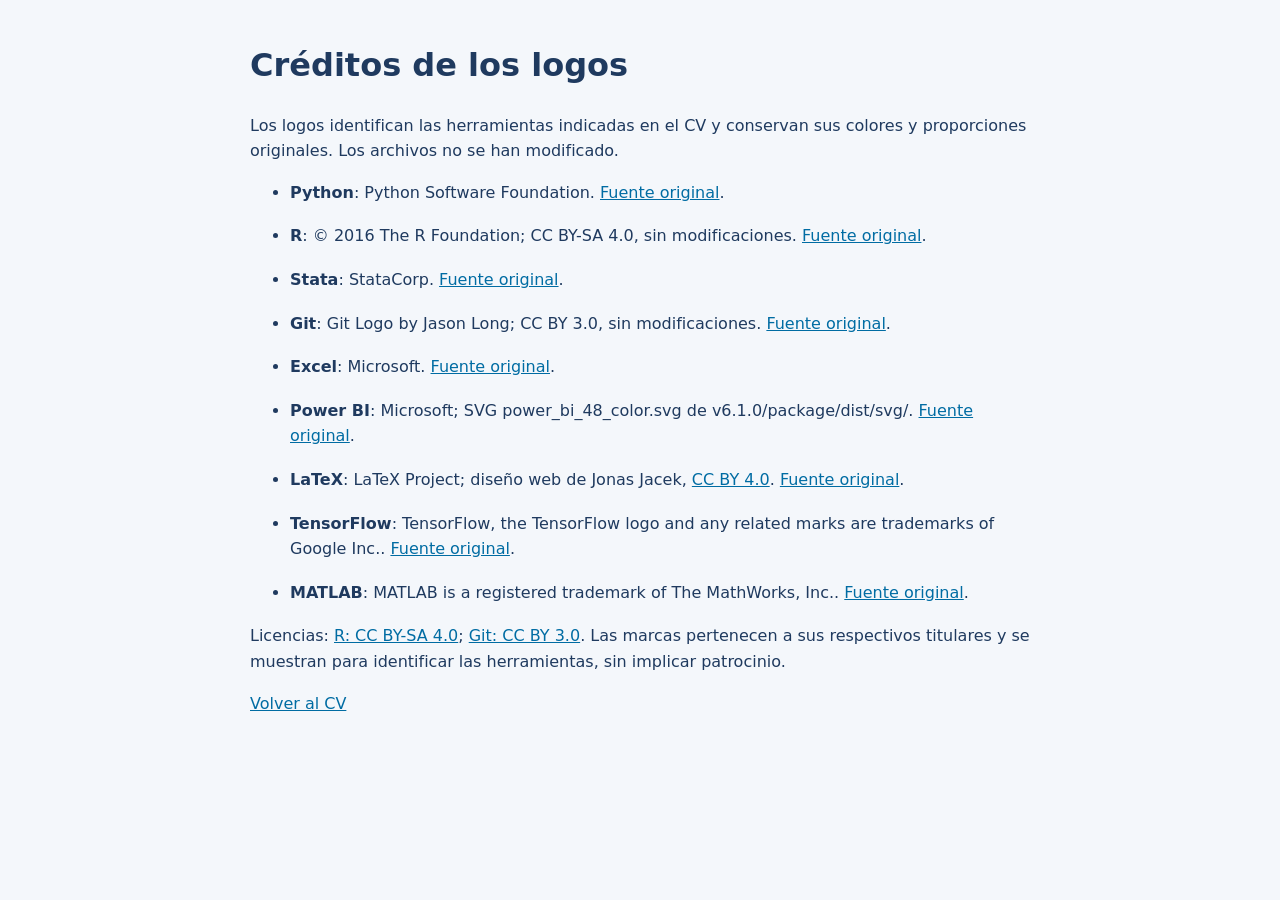
<file: assets/tools/credits.html>
<!doctype html><html lang="es"><meta charset="utf-8"><meta name="viewport" content="width=device-width, initial-scale=1"><title>Créditos de los logos</title><style>body{font:16px/1.6 system-ui,sans-serif;max-width:780px;margin:40px auto;padding:0 24px;color:#1f3a5f;background:#f4f7fb}a{color:#006ca3}li{margin-bottom:18px}</style><h1>Créditos de los logos</h1><p>Los logos identifican las herramientas indicadas en el CV y conservan sus colores y proporciones originales. Los archivos no se han modificado.</p><ul><li><strong>Python</strong>: Python Software Foundation. <a href="https://www.python.org/community/logos/">Fuente original</a>.</li><li><strong>R</strong>: © 2016 The R Foundation; CC BY-SA 4.0, sin modificaciones. <a href="https://www.r-project.org/logo/">Fuente original</a>.</li><li><strong>Stata</strong>: StataCorp. <a href="https://www.stata.com/">Fuente original</a>.</li><li><strong>Git</strong>: Git Logo by Jason Long; CC BY 3.0, sin modificaciones. <a href="https://git-scm.com/community/logos">Fuente original</a>.</li><li><strong>Excel</strong>: Microsoft. <a href="https://github.com/OfficeDev/Office-Add-in-samples/tree/main/Samples/excel-create-worksheet-from-web-site">Fuente original</a>.</li><li><strong>Power BI</strong>: Microsoft; SVG power_bi_48_color.svg de v6.1.0/package/dist/svg/. <a href="https://learn.microsoft.com/en-us/fabric/fundamentals/icons">Fuente original</a>.</li><li><strong>LaTeX</strong>: LaTeX Project; diseño web de Jonas Jacek, <a href="https://creativecommons.org/licenses/by/4.0/">CC BY 4.0</a>. <a href="https://www.latex-project.org/">Fuente original</a>.</li><li><strong>TensorFlow</strong>: TensorFlow, the TensorFlow logo and any related marks are trademarks of Google Inc.. <a href="https://www.tensorflow.org/">Fuente original</a>.</li><li><strong>MATLAB</strong>: MATLAB is a registered trademark of The MathWorks, Inc.. <a href="https://github.com/mathworks/matlab-proxy">Fuente original</a>.</li></ul><p>Licencias: <a href="https://creativecommons.org/licenses/by-sa/4.0/">R: CC BY-SA 4.0</a>; <a href="https://creativecommons.org/licenses/by/3.0/">Git: CC BY 3.0</a>. Las marcas pertenecen a sus respectivos titulares y se muestran para identificar las herramientas, sin implicar patrocinio.</p><a href="../../index.html#habilidades">Volver al CV</a></html>
</file>
<file: style.css>
/* =========================================
   Variables y Reset
   ========================================= */
:root {
  --color-primary: #1F3A5F;
  --color-primary-dark: #162c48;
  --color-accent: #00A8E8;
  --color-secondary: #4A90E2;
  --color-bg: #F5F7FA;
  --color-bg-alt: #e8edf5;
  --color-dark: #0d1117;
  --color-dark-card: #161b22;
  --color-dark-border: #30363d;
  --color-white: #ffffff;
  --color-text: #2C3E50;
  --color-text-light: #6b7c93;
  --color-border: #d6dde8;
  --color-green: #39d353;
  --font: 'Inter', sans-serif;
  --font-mono: 'Fira Code', monospace;
  --radius: 12px;
  --radius-lg: 18px;
  --shadow: 0 4px 24px rgba(31,58,95,0.10);
  --shadow-dark: 0 4px 24px rgba(0,0,0,0.4);
  --glow: 0 0 20px rgba(0,168,232,0.35);
  --transition: 0.3s ease;
}

*, *::before, *::after {
  box-sizing: border-box;
  margin: 0;
  padding: 0;
}

html {
  scroll-behavior: smooth;
}

body {
  font-family: var(--font);
  background: var(--color-bg);
  color: var(--color-text);
  line-height: 1.7;
  font-size: 16px;
}

a {
  color: var(--color-accent);
  text-decoration: none;
}

a:hover {
  text-decoration: underline;
}

ul {
  list-style: none;
}

/* =========================================
   Navbar
   ========================================= */
.navbar {
  position: fixed;
  top: 0;
  width: 100%;
  background: rgba(13,17,23,0.92);
  backdrop-filter: blur(14px);
  border-bottom: 1px solid var(--color-dark-border);
  z-index: 1000;
  transition: box-shadow var(--transition);
}

.navbar.scrolled {
  box-shadow: 0 2px 30px rgba(0,0,0,0.5);
}

.navbar__container {
  max-width: 1100px;
  margin: 0 auto;
  padding: 0 1.5rem;
  height: 64px;
  display: flex;
  align-items: center;
  justify-content: space-between;
  gap: 1rem;
}

.navbar__logo {
  font-family: var(--font-mono);
  font-size: 1.2rem;
  font-weight: 700;
  color: var(--color-accent);
  text-decoration: none;
  white-space: nowrap;
}

.navbar__logo-bracket {
  color: rgba(0,168,232,0.5);
}

.navbar__links {
  display: flex;
  gap: 1.75rem;
}

.navbar__links a {
  font-size: 0.85rem;
  font-weight: 500;
  color: rgba(255,255,255,0.7);
  text-decoration: none;
  padding: 0.25rem 0;
  border-bottom: 2px solid transparent;
  transition: color var(--transition), border-color var(--transition);
}

.navbar__links a:hover, .navbar__links a.active {
  color: var(--color-accent);
  border-bottom-color: var(--color-accent);
}

.btn--nav {
  background: var(--color-accent);
  color: #fff;
  padding: 0.4rem 1.1rem;
  border-radius: 6px;
  font-size: 0.82rem;
  font-weight: 600;
  transition: background var(--transition), box-shadow var(--transition);
  white-space: nowrap;
}

.btn--nav:hover {
  background: #0090c8;
  box-shadow: var(--glow);
  text-decoration: none;
}

.navbar__toggle {
  display: none;
  background: none;
  border: none;
  font-size: 1.5rem;
  cursor: pointer;
  color: #fff;
}

.navbar__mobile {
  display: none;
  flex-direction: column;
  padding: 1rem 1.5rem;
  border-top: 1px solid var(--color-dark-border);
  background: var(--color-dark);
  gap: 0.75rem;
}

.navbar__mobile.open {
  display: flex;
}

.navbar__mobile a {
  font-size: 0.95rem;
  font-weight: 500;
  color: rgba(255,255,255,0.8);
}

/* =========================================
   Hero
   ========================================= */
.hero {
  min-height: 100vh;
  background: var(--color-dark);
  position: relative;
  display: flex;
  flex-direction: column;
  align-items: center;
  justify-content: center;
  overflow: hidden;
  padding: 7rem 1.5rem 3rem;
}

.hero__canvas {
  position: absolute;
  inset: 0;
  width: 100%;
  height: 100%;
  pointer-events: none;
  z-index: 0;
}

.hero__content {
  position: relative;
  z-index: 1;
  max-width: 1100px;
  width: 100%;
  display: grid;
  grid-template-columns: 1fr 1fr;
  gap: 3rem;
  align-items: center;
}

.hero__status {
  display: inline-flex;
  align-items: center;
  gap: 0.5rem;
  background: rgba(57,211,83,0.12);
  border: 1px solid rgba(57,211,83,0.3);
  color: var(--color-green);
  padding: 0.3rem 0.85rem;
  border-radius: 50px;
  font-size: 0.78rem;
  font-weight: 500;
  margin-bottom: 1.25rem;
}

.hero__status-dot {
  width: 8px;
  height: 8px;
  background: var(--color-green);
  border-radius: 50%;
  animation: pulse-green 2s infinite;
}

@keyframes pulse-green {
  0%, 100% {
    box-shadow: 0 0 0 0 rgba(57,211,83,0.5);
  }
  50% {
    box-shadow: 0 0 0 6px rgba(57,211,83,0);
  }
}

.hero__greeting {
  font-size: 1rem;
  color: rgba(255,255,255,0.5);
  margin-bottom: 0.5rem;
  font-family: var(--font-mono);
}

.hero__name {
  font-size: clamp(2rem, 5vw, 3.5rem);
  font-weight: 800;
  color: #fff;
  line-height: 1.1;
  margin-bottom: 1rem;
}

.hero__name span {
  color: var(--color-accent);
}

.hero__typing-wrapper {
  font-family: var(--font-mono);
  font-size: 1rem;
  color: var(--color-accent);
  margin-bottom: 1.25rem;
  display: flex;
  align-items: center;
  gap: 0.1rem;
}

.hero__typing-prefix {
  color: var(--color-green);
}

.hero__cursor {
  animation: blink 1s step-end infinite;
  color: var(--color-accent);
}

@keyframes blink {
  0%, 100% {
    opacity: 1;
  }
  50% {
    opacity: 0;
  }
}

.hero__desc {
  font-size: 0.95rem;
  color: rgba(255,255,255,0.6);
  margin-bottom: 2rem;
  line-height: 1.8;
}

.hero__actions {
  display: flex;
  gap: 1rem;
  flex-wrap: wrap;
  margin-bottom: 2rem;
}

.btn--primary {
  background: var(--color-accent);
  color: #fff;
  padding: 0.7rem 1.8rem;
  border-radius: 8px;
  font-weight: 600;
  font-size: 0.92rem;
  transition: transform var(--transition), box-shadow var(--transition);
}

.btn--primary:hover {
  transform: translateY(-2px);
  box-shadow: var(--glow);
  text-decoration: none;
}

.btn--outline {
  border: 1.5px solid rgba(255,255,255,0.25);
  color: rgba(255,255,255,0.8);
  padding: 0.7rem 1.8rem;
  border-radius: 8px;
  font-weight: 600;
  font-size: 0.92rem;
  transition: border-color var(--transition), color var(--transition);
}

.btn--outline:hover {
  border-color: var(--color-accent);
  color: var(--color-accent);
  text-decoration: none;
}

.hero__contact {
  display: flex;
  flex-wrap: wrap;
  gap: 0.75rem;
}

.hero__contact-item {
  width: 38px;
  height: 38px;
  background: rgba(255,255,255,0.08);
  border: 1px solid rgba(255,255,255,0.12);
  border-radius: 8px;
  display: flex;
  align-items: center;
  justify-content: center;
  color: rgba(255,255,255,0.7);
  transition: background var(--transition), border-color var(--transition), color var(--transition), box-shadow var(--transition);
}

.hero__contact-item:hover {
  background: rgba(0,168,232,0.15);
  border-color: var(--color-accent);
  color: var(--color-accent);
  box-shadow: var(--glow);
  text-decoration: none;
}

.hero__contact-item svg {
  width: 16px;
  height: 16px;
}
.hero__contact-item img {
  display: block;
  width: 18px;
  height: 18px;
  object-fit: contain;
}

/* Terminal */
.terminal {
  background: #0d1117;
  border: 1px solid var(--color-dark-border);
  border-radius: var(--radius-lg);
  overflow: hidden;
  box-shadow: var(--shadow-dark), 0 0 40px rgba(0,168,232,0.08);
  font-family: var(--font-mono);
  font-size: 0.82rem;
}

.terminal__bar {
  background: #21262d;
  padding: 0.6rem 1rem;
  display: flex;
  align-items: center;
  gap: 0.5rem;
  border-bottom: 1px solid var(--color-dark-border);
}

.terminal__dot {
  width: 12px;
  height: 12px;
  border-radius: 50%;
}

.terminal__dot--red {
  background: #ff5f56;
}

.terminal__dot--yellow {
  background: #ffbd2e;
}

.terminal__dot--green {
  background: #27c93f;
}

.terminal__title {
  color: rgba(255,255,255,0.4);
  font-size: 0.78rem;
  margin-left: 0.5rem;
}

.terminal__body {
  padding: 1.25rem 1.5rem;
  line-height: 2;
}

.terminal__line {
  white-space: pre;
}

.t-comment {
  color: #8b949e;
}

.t-keyword {
  color: #ff7b72;
}

.t-class {
  color: #f0883e;
}

.t-fn {
  color: #d2a8ff;
}

.t-str {
  color: #a5d6ff;
}

.t-var {
  color: #e6edf3;
}

.t-bool {
  color: #79c0ff;
}

.t-prompt {
  color: var(--color-green);
}

.t-output {
  color: rgba(255,255,255,0.7);
}

.t-op {
  color: #ff7b72;
}

.t-indent {
  padding-left: 1.5rem;
  display: block;
}

.t-indent2 {
  padding-left: 3rem;
  display: block;
}

.t-indent3 {
  padding-left: 4.5rem;
  display: block;
}

/* Hero Stats */
.hero__stats {
  position: relative;
  z-index: 1;
  margin-top: 3rem;
  display: flex;
  gap: 0;
  align-items: center;
  background: rgba(255,255,255,0.04);
  border: 1px solid rgba(255,255,255,0.08);
  border-radius: var(--radius);
  overflow: hidden;
  max-width: 700px;
  width: 100%;
}

.hero__stat {
  flex: 1;
  text-align: center;
  padding: 1.25rem 1rem;
  transition: background var(--transition);
}

.hero__stat:hover {
  background: rgba(0,168,232,0.08);
}

.hero__stat-num {
  display: block;
  font-size: 2rem;
  font-weight: 800;
  color: var(--color-accent);
  font-family: var(--font-mono);
  line-height: 1;
}

.hero__stat-label {
  font-size: 0.75rem;
  color: rgba(255,255,255,0.45);
  margin-top: 0.3rem;
  display: block;
}

.hero__stat-divider {
  width: 1px;
  height: 50px;
  background: rgba(255,255,255,0.08);
  flex-shrink: 0;
}

/* =========================================
   Secciones generales
   ========================================= */
.section {
  padding: 5.5rem 1.5rem;
}

.section--alt {
  background: var(--color-bg-alt);
}

.section--dark {
  background: var(--color-dark);
}

.section__container {
  max-width: 1000px;
  margin: 0 auto;
}

.section__header {
  margin-bottom: 3rem;
}

.section__tag {
  font-family: var(--font-mono);
  font-size: 0.78rem;
  font-weight: 500;
  color: var(--color-accent);
  letter-spacing: 1px;
  display: block;
  margin-bottom: 0.5rem;
}

.section__tag--light {
  color: rgba(0,168,232,0.7);
}

.section__title {
  font-size: clamp(1.7rem, 4vw, 2.3rem);
  font-weight: 800;
  color: var(--color-text);
  position: relative;
  padding-bottom: 0.75rem;
}

.section__title::after {
  content: '';
  position: absolute;
  bottom: 0;
  left: 0;
  width: 40px;
  height: 3px;
  background: var(--color-accent);
  border-radius: 2px;
}

.section__title--light {
  color: #fff;
}

.section__title--light::after {
  background: var(--color-accent);
}

.section__subtitle {
  font-size: 1.2rem;
  font-weight: 700;
  margin: 3.5rem 0 1.5rem;
  color: var(--color-text);
}

/* =========================================
   Resumen
   ========================================= */
.resumen__layout {
  display: grid;
  grid-template-columns: 1fr 1fr;
  gap: 2.5rem;
  align-items: start;
}

.resumen__text p {
  color: var(--color-text);
  font-size: 0.97rem;
  margin-bottom: 1rem;
}

.resumen__educacion {
  margin-top: 2rem;
  border-top: 1px solid var(--color-border);
  padding-top: 1.5rem;
}

.resumen__educacion h3 {
  font-size: 1rem;
  font-weight: 700;
  color: var(--color-primary);
  margin-bottom: 1.25rem;
  font-family: var(--font-mono);
}

.edu__item {
  display: flex;
  align-items: flex-start;
  gap: 1rem;
  margin-bottom: 1.5rem;
  flex-wrap: wrap;
}

.edu__icon {
  font-size: 1.5rem;
  flex-shrink: 0;
  margin-top: 0.1rem;
}

.edu__left {
  flex: 1;
}

.edu__left strong {
  font-size: 0.92rem;
  color: var(--color-text);
}

.edu__degree {
  display: block;
  font-size: 0.82rem;
  color: var(--color-text-light);
  margin: 0.2rem 0 0.4rem;
  font-style: italic;
}

.edu__left ul {
  list-style: disc;
  padding-left: 1.2rem;
}

.edu__left li {
  font-size: 0.8rem;
  color: var(--color-text-light);
}

.edu__date-badge {
  background: var(--color-bg-alt);
  border: 1px solid var(--color-border);
  padding: 0.2rem 0.6rem;
  border-radius: 6px;
  font-size: 0.75rem;
  color: var(--color-text-light);
  white-space: nowrap;
  height: fit-content;
}

/* Code blocks */
.code-block {
  background: var(--color-dark);
  border: 1px solid var(--color-dark-border);
  border-radius: var(--radius);
  overflow: hidden;
  box-shadow: var(--shadow-dark);
}

.code-block__header {
  background: #21262d;
  padding: 0.5rem 1rem;
  display: flex;
  align-items: center;
  gap: 0.75rem;
  border-bottom: 1px solid var(--color-dark-border);
}

.code-block__lang {
  background: var(--color-accent);
  color: #fff;
  padding: 0.1rem 0.5rem;
  border-radius: 4px;
  font-size: 0.7rem;
  font-weight: 700;
  font-family: var(--font-mono);
}

.code-block__file {
  color: rgba(255,255,255,0.4);
  font-size: 0.78rem;
  font-family: var(--font-mono);
}

.code-block__body {
  padding: 1rem 1.25rem;
  font-family: var(--font-mono);
  font-size: 0.78rem;
  line-height: 1.9;
  color: #e6edf3;
  overflow-x: auto;
}

/* =========================================
   Timeline — Experiencia
   ========================================= */
.timeline {
  position: relative;
  padding-left: 2.25rem;
}

.timeline::before {
  content: '';
  position: absolute;
  left: 8px;
  top: 0;
  bottom: 0;
  width: 2px;
  background: linear-gradient(to bottom, var(--color-accent), rgba(0,168,232,0.1));
}

.timeline__item {
  position: relative;
  margin-bottom: 1.75rem;
}

.timeline__dot {
  position: absolute;
  left: -2rem;
  top: 1.25rem;
  width: 14px;
  height: 14px;
  background: var(--color-accent);
  border: 3px solid var(--color-dark);
  border-radius: 50%;
  box-shadow: 0 0 10px rgba(0,168,232,0.6);
}

.timeline__card {
  background: var(--color-dark-card);
  border: 1px solid var(--color-dark-border);
  border-radius: var(--radius);
  overflow: hidden;
  cursor: pointer;
  transition: border-color var(--transition), box-shadow var(--transition);
}

.timeline__card:hover {
  border-color: rgba(0,168,232,0.4);
  box-shadow: 0 0 20px rgba(0,168,232,0.1);
}

.timeline__card.open {
  border-color: rgba(0,168,232,0.5);
}

.timeline__header {
  padding: 1.25rem 1.5rem;
}

.timeline__header-main {
  display: flex;
  justify-content: space-between;
  align-items: flex-start;
  gap: 1rem;
  flex-wrap: wrap;
  margin-bottom: 0.75rem;
}

.timeline__company-wrap {
  display: flex;
  align-items: flex-start;
  gap: 0.85rem;
}

.timeline__company-icon {
  background: rgba(0,168,232,0.15);
  border: 1px solid rgba(0,168,232,0.3);
  color: var(--color-accent);
  width: 42px;
  height: 42px;
  border-radius: 8px;
  display: flex;
  align-items: center;
  justify-content: center;
  font-size: 0.7rem;
  font-weight: 700;
  font-family: var(--font-mono);
  flex-shrink: 0;
}

.timeline__company {
  font-size: 0.95rem;
  font-weight: 700;
  color: #e6edf3;
}

.timeline__role {
  font-size: 0.82rem;
  color: var(--color-accent);
  margin-top: 0.2rem;
}

.timeline__meta {
  display: flex;
  flex-direction: column;
  align-items: flex-end;
  gap: 0.3rem;
}

.timeline__date-badge {
  background: rgba(0,168,232,0.12);
  border: 1px solid rgba(0,168,232,0.25);
  color: var(--color-accent);
  padding: 0.2rem 0.7rem;
  border-radius: 50px;
  font-size: 0.75rem;
  font-weight: 500;
  white-space: nowrap;
  font-family: var(--font-mono);
}

.timeline__place {
  font-size: 0.75rem;
  color: rgba(255,255,255,0.35);
}

.timeline__tech-tags {
  display: flex;
  flex-wrap: wrap;
  gap: 0.4rem;
  margin-bottom: 0.75rem;
}

.tech-tag {
  background: rgba(255,255,255,0.06);
  border: 1px solid rgba(255,255,255,0.1);
  color: rgba(255,255,255,0.6);
  padding: 0.15rem 0.6rem;
  border-radius: 4px;
  font-size: 0.72rem;
  font-family: var(--font-mono);
  transition: border-color var(--transition), color var(--transition);
}

.timeline__card:hover .tech-tag {
  border-color: rgba(0,168,232,0.3);
  color: rgba(0,168,232,0.8);
}

.timeline__toggle {
  position: absolute;
  top: 1.1rem;
  right: 1rem;
  background: none;
  border: none;
  cursor: pointer;
  color: rgba(255,255,255,0.3);
  transition: transform var(--transition), color var(--transition);
  padding: 0.25rem;
}

.timeline__toggle svg {
  width: 18px;
  height: 18px;
  display: block;
}

.timeline__card.open .timeline__toggle {
  transform: rotate(180deg);
  color: var(--color-accent);
}

.timeline__details {
  display: none;
  padding: 1rem 1.5rem 1.25rem;
  border-top: 1px solid var(--color-dark-border);
  list-style: none;
  flex-direction: column;
  gap: 0.6rem;
}

.timeline__card.open .timeline__details {
  display: flex;
}

.timeline__details li {
  font-size: 0.85rem;
  color: rgba(255,255,255,0.6);
  line-height: 1.7;
  padding-left: 1rem;
  position: relative;
}

.timeline__details li::before {
  content: '▸';
  position: absolute;
  left: 0;
  color: var(--color-accent);
  font-size: 0.7rem;
  top: 0.25rem;
}

.timeline__details li strong {
  color: rgba(255,255,255,0.85);
}

/* =========================================
   Proyectos
   ========================================= */
.projects__grid {
  display: grid;
  grid-template-columns: repeat(auto-fill, minmax(260px, 1fr));
  gap: 1.5rem;
}

.project__card {
  background: var(--color-white);
  border: 1px solid var(--color-border);
  border-radius: var(--radius);
  padding: 1.5rem;
  display: flex;
  flex-direction: column;
  gap: 0.75rem;
  transition: transform var(--transition), box-shadow var(--transition), border-color var(--transition);
  position: relative;
  overflow: hidden;
}

.project__card::before {
  content: '';
  position: absolute;
  top: 0;
  left: 0;
  right: 0;
  height: 3px;
  background: linear-gradient(90deg, var(--color-primary), var(--color-accent));
  transform: scaleX(0);
  transform-origin: left;
  transition: transform var(--transition);
}

.project__card:hover {
  transform: translateY(-5px);
  box-shadow: 0 12px 35px rgba(31,58,95,0.12);
  border-color: var(--color-secondary);
}

.project__card:hover::before {
  transform: scaleX(1);
}

.project__card-top {
  display: flex;
  justify-content: space-between;
  align-items: flex-start;
}

.project__icon {
  width: 42px;
  height: 42px;
  background: var(--color-bg-alt);
  border-radius: 10px;
  display: flex;
  align-items: center;
  justify-content: center;
  color: var(--color-primary);
}

.project__icon svg {
  width: 20px;
  height: 20px;
}

.project__year {
  font-family: var(--font-mono);
  font-size: 0.78rem;
  font-weight: 700;
  color: var(--color-accent);
  letter-spacing: 1px;
}

.project__card h3 {
  font-size: 0.93rem;
  font-weight: 700;
  color: var(--color-text);
  line-height: 1.4;
}

.project__card p {
  font-size: 0.83rem;
  color: var(--color-text-light);
  flex: 1;
}

.project__badge {
  padding: 0.2rem 0.65rem;
  border-radius: 50px;
  font-size: 0.7rem;
  font-weight: 700;
  letter-spacing: 0.3px;
}

.project__badge--destacado {
  background: #ddeaf8;
  color: #1F3A5F;
}

.project__badge--relevante {
  background: #d1fae5;
  color: #065f46;
}

.project__badge--sobresaliente {
  background: #e0f5fd;
  color: #006fa8;
}

.project__stack {
  display: flex;
  flex-wrap: wrap;
  gap: 0.4rem;
  margin-top: 0.25rem;
}

.project__stack span {
  background: var(--color-bg-alt);
  color: var(--color-text-light);
  padding: 0.15rem 0.55rem;
  border-radius: 4px;
  font-size: 0.72rem;
  font-family: var(--font-mono);
}

/* Voluntariado */
.volunteer__list {
  display: flex;
  flex-direction: column;
  gap: 1rem;
}

.volunteer__item {
  display: flex;
  align-items: flex-start;
  gap: 1.25rem;
  background: var(--color-white);
  border: 1px solid var(--color-border);
  border-radius: var(--radius);
  padding: 1.25rem 1.5rem;
  box-shadow: var(--shadow);
  transition: transform var(--transition);
}

.volunteer__item:hover {
  transform: translateX(4px);
}

.volunteer__icon {
  font-size: 1.5rem;
  flex-shrink: 0;
}

.volunteer__body {
  display: flex;
  flex-direction: column;
  gap: 0.2rem;
}

.volunteer__year {
  font-family: var(--font-mono);
  font-size: 0.78rem;
  font-weight: 700;
  color: var(--color-accent);
}

.volunteer__body strong {
  font-size: 0.93rem;
  color: var(--color-text);
}

.volunteer__body p {
  font-size: 0.83rem;
  color: var(--color-text-light);
}

/* =========================================
   Tech Stack Grid
   ========================================= */
.tech-stack {
  display: grid;
  grid-template-columns: repeat(auto-fill, minmax(110px, 1fr));
  gap: 1rem;
  margin-bottom: 3rem;
}

.tech-card {
  background: var(--color-white);
  border: 1px solid var(--color-border);
  border-radius: var(--radius);
  padding: 1.25rem 1rem;
  display: flex;
  flex-direction: column;
  align-items: center;
  gap: 0.6rem;
  cursor: default;
  transition: transform var(--transition), border-color var(--transition), box-shadow var(--transition);
  position: relative;
  overflow: hidden;
}

.tech-card:hover {
  transform: translateY(-4px);
  border-color: var(--color-secondary);
  box-shadow: 0 8px 25px rgba(74,144,226,0.15);
}

.tech-card__icon {
  width: 46px;
  height: 46px;
  border-radius: 10px;
  display: flex;
  align-items: center;
  justify-content: center;
  font-size: 1.5rem;
}

.tech-card__icon--python {
  background: #3572A5;
  color: #ffd43b;
}

.tech-card__icon--r {
  background: #276dc3;
  color: #fff;
}

.tech-card__icon--stata {
  background: #1a4080;
  color: #fff;
}

.tech-card__icon--git {
  background: #f05032;
  color: #fff;
}

.tech-card__icon--excel {
  background: #217346;
  color: #fff;
}

.tech-card__icon--powerbi {
  background: #F2C811;
  color: #333;
}

.tech-card__icon--latex {
  background: #008080;
  color: #fff;
}

.tech-card__icon--tf {
  background: #ff6f00;
  color: #fff;
}

.tech-card__name {
  font-size: 0.78rem;
  font-weight: 700;
  color: var(--color-text);
  font-family: var(--font-mono);
}

.tech-card__level {
  font-size: 0.68rem;
  color: var(--color-text-light);
}

/* =========================================
   Habilidades
   ========================================= */
.skills__grid {
  display: grid;
  grid-template-columns: 1fr 1fr;
  gap: 2rem;
}

.skills__group {
  background: var(--color-white);
  border: 1px solid var(--color-border);
  border-radius: var(--radius);
  padding: 1.75rem;
  box-shadow: var(--shadow);
}

.skills__group h3 {
  font-size: 0.88rem;
  font-weight: 700;
  color: var(--color-primary);
  margin-bottom: 1.25rem;
  font-family: var(--font-mono);
  text-transform: uppercase;
  letter-spacing: 0.5px;
}

.skills__bars {
  display: flex;
  flex-direction: column;
  gap: 1rem;
}

.skill__bar {
  margin-bottom: 0.5rem;
}

.skill__info {
  display: flex;
  justify-content: space-between;
  font-size: 0.84rem;
  margin-bottom: 0.4rem;
  color: var(--color-text);
}

.skill__pct {
  color: var(--color-text-light);
  font-size: 0.78rem;
  font-family: var(--font-mono);
}

.skill__track {
  height: 6px;
  background: var(--color-bg-alt);
  border-radius: 50px;
  overflow: hidden;
}

.skill__fill {
  height: 100%;
  background: linear-gradient(90deg, var(--color-primary), var(--color-accent));
  border-radius: 50px;
  width: 0;
  transition: width 1.2s cubic-bezier(0.4,0,0.2,1);
}

.skills__tags {
  display: flex;
  flex-wrap: wrap;
  gap: 0.6rem;
}

.tag {
  background: #ddeaf8;
  color: #1F3A5F;
  padding: 0.3rem 0.8rem;
  border-radius: 6px;
  font-size: 0.78rem;
  font-weight: 600;
  font-family: var(--font-mono);
}

.soft-skills {
  display: flex;
  flex-direction: column;
  gap: 0.5rem;
}

.soft-skill {
  display: flex;
  align-items: center;
  gap: 0.6rem;
  font-size: 0.88rem;
  color: var(--color-text);
}

.soft-skill__icon {
  color: var(--color-accent);
  font-size: 0.55rem;
}

/* =========================================
   Reconocimientos
   ========================================= */
.awards__grid {
  display: grid;
  grid-template-columns: repeat(auto-fill, minmax(280px, 1fr));
  gap: 1.5rem;
}

.award__card {
  background: var(--color-white);
  border: 1px solid var(--color-border);
  border-radius: var(--radius-lg);
  padding: 2rem 1.75rem;
  position: relative;
  overflow: hidden;
  transition: transform var(--transition), box-shadow var(--transition), border-color var(--transition);
}

.award__card:hover {
  transform: translateY(-5px);
  box-shadow: 0 16px 40px rgba(31,58,95,0.14);
  border-color: var(--color-secondary);
}

.award__glow {
  position: absolute;
  top: -50px;
  right: -50px;
  width: 120px;
  height: 120px;
  background: radial-gradient(circle, rgba(0,168,232,0.12) 0%, transparent 70%);
  pointer-events: none;
}

.award__top {
  display: flex;
  justify-content: space-between;
  align-items: center;
  margin-bottom: 1rem;
}

.award__year {
  font-family: var(--font-mono);
  font-size: 0.78rem;
  font-weight: 700;
  color: var(--color-accent);
  letter-spacing: 1px;
}

.award__trophy {
  font-size: 2rem;
}

.award__card h3 {
  font-size: 0.97rem;
  font-weight: 700;
  color: var(--color-text);
  margin-bottom: 0.4rem;
  line-height: 1.4;
}

.award__card p {
  font-size: 0.83rem;
  color: var(--color-text-light);
}

/* =========================================
   Footer
   ========================================= */
.footer {
  background: var(--color-dark);
  border-top: 1px solid var(--color-dark-border);
  padding: 2.5rem 1.5rem;
}

.footer__container {
  max-width: 1000px;
  margin: 0 auto;
  display: flex;
  flex-direction: column;
  align-items: center;
  gap: 0.75rem;
  text-align: center;
}

.footer__logo {
  font-family: var(--font-mono);
  font-size: 1.3rem;
  font-weight: 700;
  color: var(--color-accent);
}

.footer p {
  font-size: 0.85rem;
  color: rgba(255,255,255,0.5);
}

.footer__links {
  display: flex;
  gap: 1.5rem;
  flex-wrap: wrap;
  justify-content: center;
}

.footer__links a {
  font-size: 0.82rem;
  color: rgba(255,255,255,0.4);
  transition: color var(--transition);
}

.footer__links a:hover {
  color: var(--color-accent);
  text-decoration: none;
}

.footer__copy {
  font-size: 0.75rem !important;
  color: rgba(255,255,255,0.25) !important;
}

/* =========================================
   Botón volver arriba
   ========================================= */
.back-to-top {
  position: fixed;
  bottom: 2rem;
  right: 2rem;
  width: 44px;
  height: 44px;
  background: var(--color-primary);
  border: 1px solid rgba(0,168,232,0.3);
  border-radius: 10px;
  display: flex;
  align-items: center;
  justify-content: center;
  cursor: pointer;
  box-shadow: 0 4px 15px rgba(0,0,0,0.3);
  opacity: 0;
  transform: translateY(10px);
  transition: opacity var(--transition), transform var(--transition), box-shadow var(--transition);
  z-index: 999;
}

.back-to-top svg {
  width: 18px;
  height: 18px;
  color: #fff;
}

.back-to-top.visible {
  opacity: 1;
  transform: translateY(0);
}

.back-to-top:hover {
  box-shadow: var(--glow);
  background: var(--color-primary-dark);
}

/* =========================================
   Animaciones fade-in
   ========================================= */
.fade-in {
  opacity: 0;
  transform: translateY(28px);
  transition: opacity 0.65s ease, transform 0.65s ease;
}

.fade-in.visible {
  opacity: 1;
  transform: translateY(0);
}

/* =========================================
   Responsive
   ========================================= */
@media (max-width: 900px) {
  .hero__content {
    grid-template-columns: 1fr;
  }
  .hero__right {
    display: none;
  }
  .resumen__layout {
    grid-template-columns: 1fr;
  }
  .skills__grid {
    grid-template-columns: 1fr;
  }
}

@media (max-width: 768px) {
  .navbar__links, .btn--nav {
    display: none;
  }
  .navbar__toggle {
    display: block;
  }
  .projects__grid {
    grid-template-columns: 1fr;
  }
  .awards__grid {
    grid-template-columns: 1fr;
  }
  .timeline__header-main {
    flex-direction: column;
  }
  .timeline__meta {
    align-items: flex-start;
  }
  .hero__stats {
    flex-wrap: wrap;
  }
  .tech-stack {
    grid-template-columns: repeat(auto-fill, minmax(90px, 1fr));
  }
}

@media (max-width: 480px) {
  .hero__actions {
    flex-direction: column;
  }
}

/* =========================================
   Mejoras sobre la identidad visual original
   ========================================= */
:root {
  --color-text-light: #53657c;
}

html {
  scroll-padding-top: 84px;
}

button, summary {
  font: inherit;
}

:focus-visible {
  outline: 3px solid #00A8E8;
  outline-offset: 5px;
}

.sr-only {
  position: absolute;
  width: 1px;
  height: 1px;
  padding: 0;
  overflow: hidden;
  clip: rect(0, 0, 0, 0);
  white-space: nowrap;
  border: 0;
}

.skip-link {
  position: fixed;
  top: -100px;
  left: 20px;
  padding: 12px 20px;
  background: white;
  color: #1F3A5F;
  z-index: 2000;
}

.skip-link:focus {
  top: 12px;
}

.navbar__links a, .navbar__mobile a, .footer__links a {
  display: inline-flex;
  align-items: center;
  min-height: 44px;
}

.navbar__logo-bracket {
  color: #00A8E8;
}

.navbar__toggle {
  width: 44px;
  min-height: 44px;
}

.navbar__toggle[hidden], .back-to-top[hidden] {
  display: none;
}

.btn {
  min-height: 48px;
}

.btn--primary, .btn--nav {
  color: #071a27;
}

.btn--primary:hover, .btn--nav:hover {
  color: #071a27;
}

.btn--download {
  border: 1px solid #566d82;
  border-radius: 8px;
  padding: .7rem 1.1rem;
  font-size: .92rem;
  font-weight: 600;
  color: #e6edf3;
  display: inline-flex;
  align-items: center;
  justify-content: center;
  gap: 8px;
}

.btn--download:hover {
  border-color: #00A8E8;
  box-shadow: var(--glow);
  color: white;
  text-decoration: none;
}

.btn--download svg {
  width: 18px;
  height: 18px;
  fill: none;
  stroke: currentColor;
  stroke-width: 1.7;
}

.hero__contact-item {
  min-width: 44px;
  min-height: 44px;
}

.hero__left, .hero__right, .resumen__text, .resumen__code {
  min-width: 0;
}

.hero__typing-wrapper {
  min-height: 40px;
}

.hero__stats {
  gap: 2.5rem;
}

.hero__stat-label {
  color: #a9b9ca;
}

.terminal__title, .code-block__file {
  color: #a9b9ca;
}

.terminal__body {
  overflow-x: auto;
  color: #e6edf3;
}

.edu__qualification {
  font-size: .85rem;
  margin: .4rem 0 .7rem;
  color: #1F3A5F;
}

.edu__left {
  min-width: 0;
}

.timeline__card {
  cursor: default;
}

.timeline__header {
  cursor: pointer;
  position: relative;
  padding-right: 3.5rem;
  list-style: none;
}

.timeline__header::-webkit-details-marker {
  display: none;
}

.timeline__card[open] {
  border-color: rgba(0,168,232,.5);
}

.timeline__card[open] .timeline__details {
  display: flex;
}

.timeline__card[open] .timeline__toggle {
  transform: rotate(180deg);
  color: #00A8E8;
}

.timeline__toggle {
  display: grid;
  place-items: center;
  width: 24px;
  height: 24px;
  color: #a9b9ca;
}

.timeline__details li, .timeline__place {
  color: #bac7d5;
}

.timeline__role, .timeline__date-badge, .tech-tag {
  font-size: .8rem;
}

.tech-tag {
  color: #b8c7d6;
}

.timeline__resource a {
  color: #56c8f1;
  display: inline-flex;
  align-items: center;
  min-height: 44px;
}

.project__link {
  display: inline-flex;
  align-items: center;
  justify-content: space-between;
  min-height: 44px;
  border-top: 1px solid #d6dde8;
  padding-top: 12px;
  margin-top: 8px;
  color: #1F3A5F;
  font-size: .85rem;
  font-weight: 600;
}

.project__link:hover {
  color: #006ca3;
}

.project__card:focus-within {
  border-color: #4A90E2;
  box-shadow: 0 8px 25px rgba(31,58,95,.12);
}

.project__badge--destacado, .project__badge--relevante, .project__badge--sobresaliente {
  color: #1F3A5F;
  background: #e2edf8;
}

.tech-card__level {
  color: #53657c;
}

.tech-card__icon--matlab {
  background: rgba(0,168,232,.1);
  color: #1F3A5F;
  font-family: var(--font-mono);
  font-weight: 700;
}

.skills__subheading {
  margin-top: 2rem;
}

.skills__legend {
  font-size: .8rem;
  color: #53657c;
  margin-top: 1rem;
}

.skill__track {
  background-image: linear-gradient(to right, transparent 32.8%, #ffffff 32.8%, #ffffff 33.8%, transparent 33.8%, transparent 66.1%, #ffffff 66.1%, #ffffff 67.1%, transparent 67.1%);
}

.skill__fill[data-level="basic"] {
  width: 33.333%;
}

.skill__fill[data-level="intermediate"] {
  width: 66.667%;
}

.skill__fill[data-level="advanced"] {
  width: 100%;
}

.motion-enabled .skill__fill:not(.visible) {
  width: 0;
}

.footer p, .footer__links a {
  color: #b7c5d4;
}

.footer__copy {
  color: #94a7bd !important;
}

/* El estado inicial sigue siendo legible cuando JavaScript está desactivado. */
.fade-in {
  opacity: 1;
  transform: none;
}

.motion-enabled .fade-in:not(.visible) {
  opacity: 0;
  transform: translateY(24px);
}

@media (min-width: 769px) and (max-width: 1050px) {
  .navbar__links {
    gap: 1rem;
  }
  .navbar__links a {
    font-size: .8rem;
  }
}

@media (max-width: 768px) {
  .navbar__mobile {
    display: flex;
  }
  .js .navbar__mobile {
    display: none;
  }
  .js .navbar__mobile.open {
    display: flex;
  }
  .hero__desc, .resumen__text p, .project__card p, .timeline__details li {
    font-size: 1rem;
  }
  .hero__name {
    font-size: clamp(2.2rem,8.5vw,3.2rem);
  }
  .hero__typing-wrapper {
    font-size: 1rem;
    min-height: 36px;
  }
  .hero__stats {
    gap: 1rem;
    justify-content: space-around;
  }
  .hero__stat-divider {
    display: none;
  }
  .hero__stat {
    flex: 1 1 120px;
  }
  .hero__stat-label {
    font-size: .8rem;
  }
  .timeline {
    padding-left: 1.5rem;
  }
  .timeline__dot {
    left: -1.4rem;
  }
  .timeline__header {
    padding: 1.2rem 2.7rem 1.2rem 1.1rem;
  }
  .timeline__company-wrap {
    min-width: 0;
  }
  .timeline__company {
    font-size: 1rem;
    overflow-wrap: anywhere;
  }
  .timeline__role, .timeline__date-badge, .timeline__place, .tech-tag {
    font-size: .8rem;
  }
  .timeline__date-badge {
    white-space: normal;
  }
  .timeline__details {
    padding-inline: 1.1rem;
  }
  .edu__left strong, .edu__degree, .edu__left li, .skill__info {
    font-size: .9rem;
  }
  .project__year, .project__badge, .project__stack span, .tech-card__level {
    font-size: .8rem;
  }
  .project__card h3 {
    font-size: 1.05rem;
  }
  .code-block__body {
    font-size: .8rem;
  }
}

@media (max-width: 480px) {
  .hero__status {
    font-size: .75rem;
  }
  .btn {
    font-size: .9rem;
  }
  .hero__actions .btn {
    justify-content: center;
  }
}

@media (prefers-reduced-motion: reduce) {
  html {
    scroll-behavior: auto;
  }
  *, *::before, *::after {
    animation: none !important;
    transition: none !important;
  }
  .fade-in {
    opacity: 1 !important;
    transform: none !important;
  }
  .hero__cursor {
    display: none;
  }
}

/* =========================================
   Finition del estilo aprobado: misma composición
   ========================================= */
.hero {
  background-image: radial-gradient(ellipse at 75% 35%, rgba(0,168,232,.12), transparent 58%), radial-gradient(ellipse at 5% 85%, rgba(31,58,95,.22), transparent 50%);
}
.hero::before {
  content: '';
  position: absolute;
  inset: 0;
  background-image: linear-gradient(rgba(0,168,232,.04) 1px, transparent 1px), linear-gradient(90deg, rgba(0,168,232,.04) 1px, transparent 1px);
  background-size: 56px 56px;
  mask-image: linear-gradient(to bottom, transparent, black 25%, black 70%, transparent);
  pointer-events: none;
}
.hero__typing-wrapper {
  min-height: 40px;
  white-space: nowrap;
}
.hero__actions .btn {
  display: inline-flex;
  align-items: center;
  justify-content: center;
  gap: 10px;
  padding: .7rem 1.4rem;
  font-size: .9rem;
  transition: border-color var(--transition), box-shadow var(--transition), background var(--transition), transform var(--transition);
}
.hero__actions .btn svg {
  width: 18px;
  height: 18px;
  flex-shrink: 0;
}
.hero__actions .btn--outline:hover, .hero__actions .btn--download:hover {
  background: rgba(0,168,232,.06);
  transform: translateY(-2px);
}
.terminal {
  border-color: #3b5265;
  box-shadow: 0 18px 50px rgba(0,0,0,.35), 0 0 50px rgba(0,168,232,.1);
}
.terminal__bar {
  min-height: 44px;
  background: linear-gradient(120deg, #222d39, #1b232d);
  border-color: #344556;
}
.terminal__dot {
  width: 10px;
  height: 10px;
  box-shadow: inset 0 0 0 1px rgba(255,255,255,.12);
}
.terminal__title {
  display: inline-flex;
  align-items: center;
  gap: 8px;
  color: #cad6e2;
}
.terminal__title svg {
  width: 14px;
  height: 14px;
  color: #56c8f1;
}
.terminal__language {
  margin-left: auto;
  color: #a9b9ca;
  font-size: .7rem;
}
.terminal__body {
  background: linear-gradient(135deg, rgba(31,58,95,.08), transparent 65%);
  text-shadow: 0 1px 1px rgba(0,0,0,.25);
}
.navbar__progress {
  position: absolute;
  inset: auto 0 -1px;
  height: 2px;
  background: linear-gradient(90deg, var(--color-secondary), var(--color-accent));
  transform: scaleX(var(--reading-progress, 0));
  transform-origin: left;
  pointer-events: none;
}
.project__card::before {
  transform: scaleX(1);
  opacity: .5;
  transition: opacity var(--transition);
}
.project__card:hover::before, .project__card:focus-within::before {
  opacity: 1;
}
.project__card:hover {
  box-shadow: 0 12px 35px rgba(31,58,95,.12), 0 0 0 1px rgba(0,168,232,.06);
}
.project__card-top {
  align-items: center;
  padding-bottom: 14px;
  border-bottom: 1px solid #e4eaf0;
}
.project__icon {
  width: 44px;
  height: 44px;
  border: 1px solid #ccdeed;
  background: linear-gradient(135deg, #e5eff8, #f0f5fa);
}
.project__card h3 {
  font-size: 1.05rem;
  letter-spacing: -.2px;
  line-height: 1.5;
}
.project__link {
  transition: color var(--transition);
}
.project__link svg {
  width: 18px;
  height: 18px;
  flex-shrink: 0;
  transition: transform var(--transition);
}
.project__link:hover svg {
  transform: translate(2px, -2px);
}
.timeline__role {
  font-size: 1rem;
  font-weight: 600;
  line-height: 1.6;
}
.timeline__card[open] {
  background: linear-gradient(120deg, rgba(0,168,232,.04), transparent 65%), var(--color-dark-card);
  box-shadow: 0 0 24px rgba(0,168,232,.08);
}
.timeline__card[open] .timeline__header::before {
  content: '';
  position: absolute;
  inset: 18px auto 18px 0;
  width: 3px;
  border-radius: 0 3px 3px 0;
  background: var(--color-accent);
}
.timeline__impacts {
  display: flex;
  flex-wrap: wrap;
  gap: 8px;
  margin-top: 12px;
}
.timeline__impact {
  display: inline-flex;
  align-items: center;
  gap: 8px;
  max-width: 100%;
  padding: 6px 10px;
  border: 1px solid rgba(0,168,232,.23);
  border-radius: 6px;
  background: rgba(0,168,232,.07);
  color: #becfdf;
  font-size: .75rem;
  line-height: 1.5;
}
.timeline__impact strong {
  color: #78d7fa;
  font-family: var(--font-mono);
  font-size: .82rem;
  white-space: nowrap;
}
.edu__icon, .award__trophy {
  display: grid;
  place-items: center;
  width: 42px;
  height: 42px;
  border: 1px solid #d0deeb;
  border-radius: 10px;
  background: #e9f1f8;
  color: var(--color-primary);
}
.edu__icon svg, .award__trophy svg, .volunteer__icon svg {
  width: 23px;
  height: 23px;
}
.volunteer__icon {
  display: grid;
  place-items: center;
  color: var(--color-primary);
}
@media (max-width: 768px) {
  .hero {
    min-height: auto;
    padding-top: 6.5rem;
    padding-bottom: 2.5rem;
  }
  .hero__desc {
    margin-bottom: 1.5rem;
  }
  .hero__actions {
    gap: 12px;
    margin-bottom: 1.5rem;
  }
  .hero__typing-wrapper {
    min-height: 36px;
    font-size: .9rem;
  }
  .hero__stats {
    margin-top: 2.5rem;
  }
  .timeline__role {
    font-size: .95rem;
  }
  .timeline__impact {
    font-size: .8rem;
  }
}

/* =========================================
   Controles de lectura y contacto compacto
   ========================================= */
.experience__heading {
  display: flex;
  align-items: center;
  justify-content: space-between;
  flex-wrap: wrap;
  gap: 18px;
}
.experience__all {
  display: inline-flex;
  align-items: center;
  justify-content: center;
  gap: 9px;
  min-height: 44px;
  padding: 9px 14px;
  border: 1px solid #436078;
  border-radius: 8px;
  background: rgba(0,168,232,.05);
  color: #c4dfef;
  font-family: var(--font);
  font-size: .8rem;
  cursor: pointer;
  transition: border-color var(--transition), background var(--transition);
}
.experience__all:hover {
  border-color: var(--color-accent);
  background: rgba(0,168,232,.1);
}
.experience__all svg, .footer__actions svg, .footer__copy-email svg {
  width: 18px;
  height: 18px;
  flex-shrink: 0;
}
.experience__all[hidden], .footer__copy-email[hidden] {
  display: none;
}
.project__link-label {
  display: inline-flex;
  align-items: center;
  flex-wrap: wrap;
  gap: 8px;
}
.project__format {
  padding: 2px 6px;
  border: 1px solid #cfdeeb;
  border-radius: 4px;
  background: #edf3f8;
  color: #36556f;
  font-family: var(--font-mono);
  font-size: .7rem;
  line-height: 1.4;
  letter-spacing: .04em;
}
.footer__container {
  padding: 24px;
  border: 1px solid #303e4d;
  border-radius: var(--radius-lg);
  background: rgba(22,27,34,.7);
  gap: 10px;
}
.footer__title {
  margin: 4px 0;
  color: #e6edf3;
  font-size: 1.4rem;
  font-weight: 600;
  line-height: 1.4;
}
.footer__actions {
  display: flex;
  flex-wrap: wrap;
  justify-content: center;
  gap: 12px;
  margin: 10px 0 6px;
}
.footer__actions .btn {
  display: inline-flex;
  align-items: center;
  justify-content: center;
  gap: 9px;
  padding: .6rem 1.2rem;
  font-size: .85rem;
}
.btn--whatsapp {
  border: 1px solid #4ba576;
  background: #123526;
  border-radius: 8px;
}
.btn--whatsapp:hover {
  border-color: #7ac89e;
  background: #1b4b36;
}
.btn--whatsapp img {
  display: block;
  width: 125px;
  height: 29px;
  object-fit: contain;
}
.footer__contact {
  display: flex;
  align-items: center;
  justify-content: center;
  flex-wrap: wrap;
  gap: 8px 20px;
  font-style: normal;
  font-size: .85rem;
}
.footer__contact a {
  display: inline-flex;
  align-items: center;
  min-height: 44px;
  color: #c6d3e1;
}
.footer__copy-email {
  display: inline-flex;
  align-items: center;
  justify-content: center;
  gap: 8px;
  min-width: 144px;
  min-height: 44px;
  padding: 8px 12px;
  border: 1px solid #486078;
  border-radius: 7px;
  background: transparent;
  color: #c6d3e1;
  font-family: var(--font);
  font-size: .8rem;
  cursor: pointer;
  transition: border-color var(--transition), color var(--transition);
}
.footer__copy-email:hover:not(:disabled) {
  border-color: var(--color-accent);
  color: #7cd6f8;
}
.footer__copy-email:disabled {
  cursor: wait;
  opacity: .7;
}
.footer .footer__status {
  color: #b9d7e9;
  font-size: .8rem;
  line-height: 1.6;
}
.footer__status:empty {
  display: none;
}
.footer__links a {
  gap: 6px;
}
@media (max-width: 768px) {
  .experience__heading {
    align-items: flex-start;
    flex-direction: column;
    gap: 14px;
  }
  .experience__all {
    font-size: .85rem;
  }
  .project__format {
    font-size: .75rem;
  }
  .footer__container {
    padding: 24px 18px;
  }
  .footer__title {
    font-size: 1.2rem;
  }
  .footer__contact {
    flex-direction: column;
    gap: 2px;
  }
  .footer__actions .btn {
    font-size: .9rem;
  }
}

/* =========================================
   Logos oficiales completos, sin alterar la marca
   ========================================= */
.timeline__company-wrap--branded {
  min-width: 0;
  max-width: 100%;
  align-items: center;
}
.timeline__company-wrap--branded > div:not(.timeline__company-icon) {
  min-width: 0;
}
.timeline__company-icon--logo {
  width: 132px;
  height: 60px;
  padding: 6px 8px;
  background: #ffffff;
  border-color: #dce5ef;
}
.timeline__company-icon--pucp {
  background: #0d1117;
  border-color: #425b70;
}
.timeline__company-icon--ronco {
  background: #0d1117;
  border-color: #425b70;
}
.timeline__company-icon--logo img {
  display: block;
  width: 100%;
  height: 100%;
  object-fit: contain;
}
@media (max-width: 600px) {
  .timeline__company-wrap--branded {
    flex-direction: column;
    align-items: flex-start;
    gap: 12px;
  }
}

/* =========================================
   Luz orgánica en experiencia y contacto, sin geometría
   ========================================= */
#experiencia, #contacto {
  position: relative;
  isolation: isolate;
  overflow: hidden;
  overflow: clip;
}
#experiencia > .section__container, #contacto > .footer__container {
  position: relative;
  z-index: 1;
}
#experiencia::before, #experiencia::after, #contacto::before, #contacto::after {
  content: '';
  position: absolute;
  z-index: 0;
  pointer-events: none;
}
/* Aurora amplia: luz suave desde el primer tramo, también en móvil. */
#experiencia::before {
  inset: -4% -12%;
  background: radial-gradient(ellipse 80% 25% at 18% 15%, rgba(0,168,232,.24), transparent 70%), radial-gradient(ellipse 72% 24% at 82% 46%, rgba(31,58,95,.65), transparent 72%);
  opacity: .85;
  animation: experience-aurora-drift 10s ease-in-out infinite paused;
}
#experiencia::after {
  inset: -3% -8%;
  background: radial-gradient(ellipse 68% 24% at 86% 24%, rgba(74,144,226,.2), transparent 70%), radial-gradient(ellipse 70% 22% at 15% 82%, rgba(0,168,232,.16), transparent 72%);
  opacity: .7;
  animation: experience-aurora-flow 12s ease-in-out infinite paused;
}
@keyframes experience-aurora-drift {
  0%, 100% { transform: translate(-4%, 1%) scale(1.02); opacity: .7; }
  50% { transform: translate(5%, -2%) scale(1.08); opacity: .95; }
}
@keyframes experience-aurora-flow {
  0%, 100% { transform: translate(3%, -1%) scale(1.03); }
  50% { transform: translate(-4%, 2%) scale(1.08); }
}
/* Contacto: dos focos difusos que se acercan y respiran alrededor del recuadro. */
#contacto::before {
  inset: -25% -10%;
  background: radial-gradient(ellipse 54% 68% at 18% 60%, rgba(0,168,232,.32), transparent 72%);
  opacity: .8;
  animation: contact-light-left 8s ease-in-out infinite paused;
}
#contacto::after {
  inset: -25% -10%;
  background: radial-gradient(ellipse 54% 68% at 82% 40%, rgba(74,144,226,.28), transparent 72%);
  opacity: .75;
  animation: contact-light-right 6s ease-in-out infinite paused;
}
@keyframes contact-light-left {
  0%, 100% { transform: translate(-3%, 1%) scale(.98); opacity: .55; }
  50% { transform: translate(9%, -1%) scale(1.08); opacity: .95; }
}
@keyframes contact-light-right {
  0%, 100% { transform: translate(3%, -1%) scale(1.02); opacity: .85; }
  50% { transform: translate(-9%, 1%) scale(1.08); opacity: .55; }
}
.motion-enabled #experiencia.background-motion-active::before,
.motion-enabled #experiencia.background-motion-active::after,
.motion-enabled #contacto.background-motion-active::before,
.motion-enabled #contacto.background-motion-active::after {
  animation-play-state: running;
  will-change: transform, opacity;
}
@media (prefers-reduced-motion: reduce) {
  #experiencia::before, #experiencia::after, #contacto::before, #contacto::after {
    animation: none;
    transform: none;
  }
}

@media print {
  body, .section, .section--dark, .section--alt, .hero, .footer {
    background: white;
    color: #222;
  }
  .navbar, .navbar__progress, .hero::before, .hero__canvas, .hero__right, .hero__actions, .back-to-top, .resumen__code, .experience__all, .footer__actions, .footer__copy-email, .footer__status, #experiencia::before, #experiencia::after, #contacto::before, #contacto::after {
    display: none;
  }
  .hero {
    min-height: auto;
    padding: 0 0 1rem;
  }
  .hero__name, .hero__name span, .hero__desc, .section__title, .section__title--light, .timeline__company, .timeline__details li, .timeline__place, .footer p, .footer__links a {
    color: #222;
  }
  .section {
    padding: 1.5rem 0;
  }
  .timeline__card, .project__card, .award__card {
    background: white;
    break-inside: avoid;
    box-shadow: none;
  }
  .timeline__details {
    border-color: #ddd;
  }
  .footer__container {
    background: white;
    border-color: #ddd;
  }
  .footer__title, .footer__contact a {
    color: #222;
  }
  .fade-in {
    opacity: 1 !important;
    transform: none !important;
  }
}

/* Cuatro proyectos en la misma familia de tarjetas original. */
@media (min-width: 769px) {
  .projects__grid {
    grid-template-columns: repeat(2, minmax(0, 1fr));
  }
}

/* Contraste en etiquetas claras, conservando el acento neón del hero. */
.project__year, .award__year {
  color: #006a9f;
}

.code-block__lang {
  color: #071a27;
}
.section__tag:not(.section__tag--light) {
  color: #006a9f;
}
.section__tag--light {
  color: #00A8E8;
}

/* Logos originales de las herramientas: colores y proporciones del archivo. */
.tech-card__icon.tech-card__icon--original {
  width: 80px;
  height: 60px;
  background: transparent;
  border-radius: 0;
}
.tech-card__icon--original img {
  display: block;
  width: 100%;
  height: 100%;
  object-fit: contain;
}
.tech-card__icon--original.tech-card__icon--latex {
  padding: 8px;
  background: #0d1117;
  border-radius: 10px;
}
.tech-stack__credits {
  margin: -1rem 0 1.5rem;
  text-align: right;
  font-size: .75rem;
}
.tech-stack__credits a {
  display: inline-flex;
  align-items: center;
  min-height: 44px;
  color: var(--color-text-light);
  text-decoration: underline;
  text-underline-offset: 3px;
}
</file>
